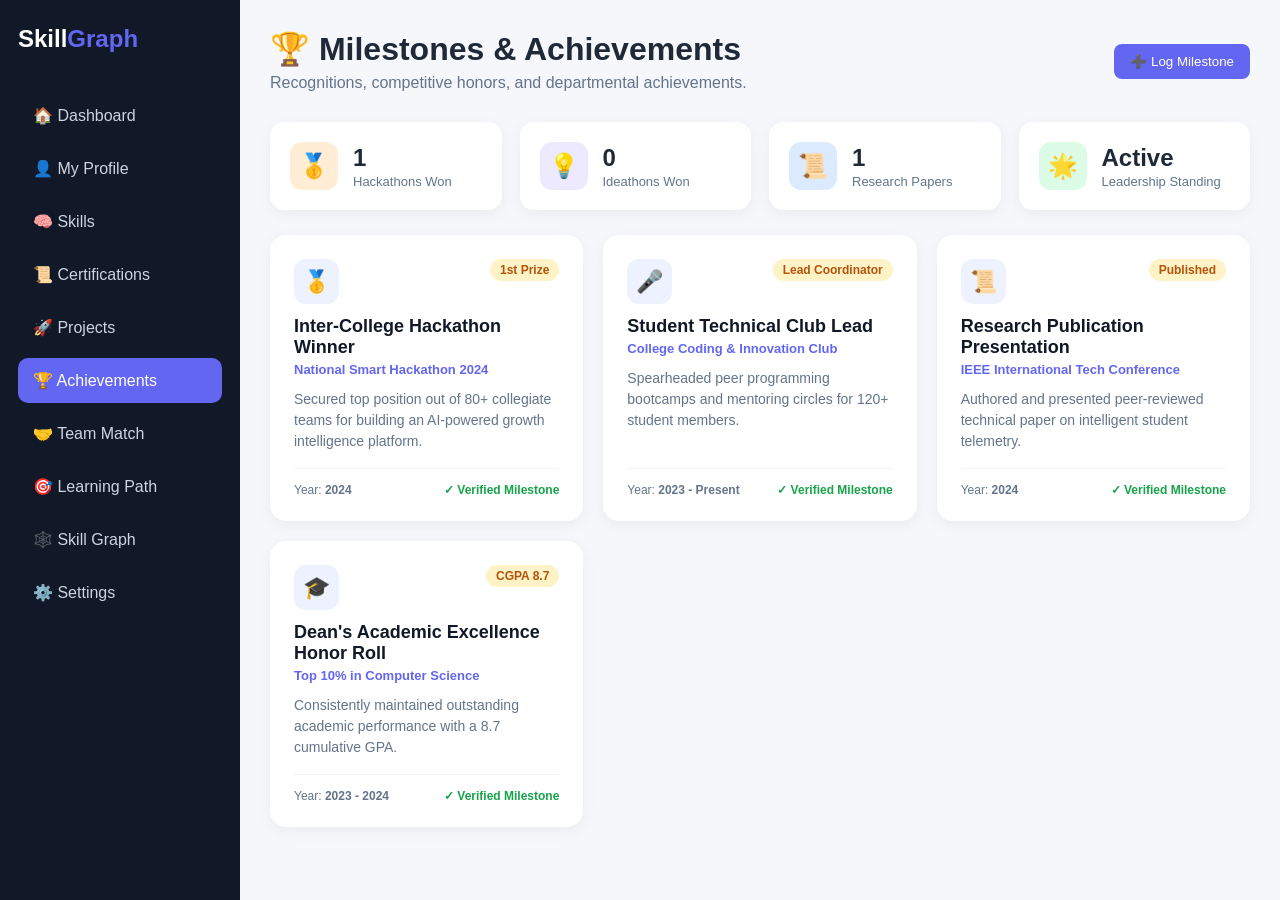
<file: achievements.html>
<!DOCTYPE html>
<html lang="en">

<head>
    <meta charset="UTF-8">
    <meta name="viewport" content="width=device-width, initial-scale=1.0">
    <title>SkillGraph - Achievements</title>
    <link rel="stylesheet" href="style.css">
    <style>
        .stats-ribbon {
            display: grid;
            grid-template-columns: repeat(4, 1fr);
            gap: 18px;
            margin-bottom: 25px;
        }

        .stat-box {
            background: white;
            padding: 20px;
            border-radius: 14px;
            box-shadow: 0 4px 15px rgba(0, 0, 0, 0.05);
            display: flex;
            align-items: center;
            gap: 15px;
        }

        .stat-icon {
            width: 48px;
            height: 48px;
            border-radius: 12px;
            display: flex;
            align-items: center;
            justify-content: center;
            font-size: 24px;
        }

        .stat-icon.orange { background: #ffedd5; color: #c2410c; }
        .stat-icon.purple { background: #ede9fe; color: #7c3aed; }
        .stat-icon.blue   { background: #dbeafe; color: #1d4ed8; }
        .stat-icon.green  { background: #dcfce7; color: #15803d; }

        .stat-info h3 {
            font-size: 24px;
            font-weight: 700;
            margin-bottom: 2px;
        }

        .stat-info p {
            color: #64748b;
            font-size: 13px;
        }

        .achievement-card {
            background: white;
            border-radius: 16px;
            padding: 24px;
            box-shadow: 0 4px 15px rgba(0, 0, 0, 0.05);
            display: flex;
            flex-direction: column;
            justify-content: space-between;
            transition: transform 0.25s, box-shadow 0.25s;
            position: relative;
        }

        .achievement-card:hover {
            transform: translateY(-4px);
            box-shadow: 0 10px 25px rgba(99, 102, 241, 0.12);
        }

        .achievement-header {
            display: flex;
            align-items: flex-start;
            justify-content: space-between;
            margin-bottom: 12px;
        }

        .trophy-badge {
            background: #fef3c7;
            color: #b45309;
            font-size: 12px;
            font-weight: 700;
            padding: 4px 10px;
            border-radius: 20px;
            display: inline-flex;
            align-items: center;
            gap: 4px;
        }

        .achievement-card h2 {
            font-size: 18px;
            color: #111827;
            margin-bottom: 4px;
        }

        .achievement-card .sub {
            color: #6366f1;
            font-size: 13px;
            font-weight: 600;
            margin-bottom: 12px;
        }

        .achievement-card .desc {
            color: #64748b;
            font-size: 14px;
            line-height: 1.5;
            margin-bottom: 16px;
        }

        .achievement-footer {
            display: flex;
            align-items: center;
            justify-content: space-between;
            border-top: 1px solid #f1f5f9;
            padding-top: 14px;
            font-size: 12px;
            color: #64748b;
        }
    </style>
</head>

<body>

    <div class="sidebar">
        <div class="logo">Skill<span>Graph</span></div>
        <ul class="menu">
            <li onclick="goTo('index.html')">🏠 Dashboard</li>
            <li onclick="goTo('profile.html')">👤 My Profile</li>
            <li onclick="goTo('skills.html')">🧠 Skills</li>
            <li onclick="goTo('certifications.html')">📜 Certifications</li>
            <li onclick="goTo('projects.html')">🚀 Projects</li>
            <li class="active">🏆 Achievements</li>
            <li onclick="goTo('team.html')">🤝 Team Match</li>
            <li onclick="goTo('learning.html')">🎯 Learning Path</li>
            <li onclick="goTo('graph.html')">🕸️ Skill Graph</li>
            <li onclick="goTo('settings.html')">⚙️ Settings</li>
        </ul>
    </div>

    <div class="main">

        <div class="topbar">
            <div>
                <h1>🏆 Milestones & Achievements</h1>
                <p>Recognitions, competitive honors, and departmental achievements.</p>
            </div>
            <button onclick="logAchievementPrompt()">
                <span>➕</span> Log Milestone
            </button>
        </div>

        <!-- Telemetry Ribbon -->
        <div class="stats-ribbon">
            <div class="stat-box">
                <div class="stat-icon orange">🥇</div>
                <div class="stat-info">
                    <h3 id="statHackWon">—</h3>
                    <p>Hackathons Won</p>
                </div>
            </div>
            <div class="stat-box">
                <div class="stat-icon purple">💡</div>
                <div class="stat-info">
                    <h3 id="statIdeaWon">—</h3>
                    <p>Ideathons Won</p>
                </div>
            </div>
            <div class="stat-box">
                <div class="stat-icon blue">📜</div>
                <div class="stat-info">
                    <h3 id="statPapers">—</h3>
                    <p>Research Papers</p>
                </div>
            </div>
            <div class="stat-box">
                <div class="stat-icon green">🌟</div>
                <div class="stat-info">
                    <h3 id="statLeadership">Active</h3>
                    <p>Leadership Standing</p>
                </div>
            </div>
        </div>

        <!-- Achievements Grid -->
        <div class="item-grid" id="achievementsGrid">
            <div class="item-card">
                <div class="item-icon">⏳</div>
                <h2>Loading Achievements…</h2>
                <p>Retrieving milestones and awards…</p>
            </div>
        </div>

    </div>

    <script src="script.js"></script>
    <script>
        const API = 'http://localhost:8000';
        const MY_ID = 'STU001';
        let allAchievementsList = [];

        async function loadAchievements() {
            try {
                const res = await fetch(`${API}/api/student/${MY_ID}/portfolio`);
                if (!res.ok) throw new Error();
                const data = await res.json();
                renderAchievements(data);
            } catch (err) {
                // Graceful fallback
                renderAchievements({
                    achievements: [
                        {
                            title: "Inter-College Hackathon Winner",
                            subtitle: "National Smart Hackathon 2024",
                            icon: "🥇",
                            badge: "1st Prize",
                            year: "2024",
                            desc: "Secured top position out of 80+ collegiate teams for building an AI-powered growth intelligence platform."
                        },
                        {
                            title: "Student Technical Club Lead",
                            subtitle: "College Coding & Innovation Club",
                            icon: "🎤",
                            badge: "Lead Coordinator",
                            year: "2023 - Present",
                            desc: "Spearheaded peer programming bootcamps and mentoring circles for 120+ student members."
                        },
                        {
                            title: "Research Publication Presentation",
                            subtitle: "IEEE International Tech Conference",
                            icon: "📜",
                            badge: "Published",
                            year: "2024",
                            desc: "Authored and presented peer-reviewed technical paper on intelligent student telemetry."
                        },
                        {
                            title: "Dean's Academic Excellence Honor Roll",
                            subtitle: "Top 10% in Computer Science",
                            icon: "🎓",
                            badge: "CGPA 8.7",
                            year: "2023 - 2024",
                            desc: "Consistently maintained outstanding academic performance with a 8.7 cumulative GPA."
                        }
                    ],
                    metrics: {
                        hackathons_won: 1,
                        paper_presentations: 1
                    }
                });
            }
        }

        function renderAchievements(data) {
            allAchievementsList = data.achievements || [];
            const metrics = data.metrics || {};

            document.getElementById('statHackWon').textContent = metrics.hackathons_won ?? 1;
            document.getElementById('statIdeaWon').textContent = metrics.ideathons_won ?? 0;
            document.getElementById('statPapers').textContent = metrics.paper_presentations ?? 1;

            const grid = document.getElementById('achievementsGrid');
            if (allAchievementsList.length === 0) {
                grid.innerHTML = `
                    <div class="item-card" style="grid-column: 1 / -1; text-align: center; padding: 40px;">
                        <div style="font-size: 40px; margin-bottom: 12px;">🏆</div>
                        <h2>No achievements recorded yet</h2>
                        <p>Participate in hackathons, publish papers, or take on leadership roles.</p>
                    </div>
                `;
                return;
            }

            grid.innerHTML = allAchievementsList.map(a => `
                <div class="achievement-card">
                    <div>
                        <div class="achievement-header">
                            <div class="item-icon">${a.icon || '🏆'}</div>
                            <span class="trophy-badge">${a.badge || 'Honor'}</span>
                        </div>
                        <h2>${a.title}</h2>
                        <div class="sub">${a.subtitle || ''}</div>
                        <p class="desc">${a.desc}</p>
                    </div>
                    <div class="achievement-footer">
                        <span>Year: <strong>${a.year || '2024'}</strong></span>
                        <span style="color:#16a34a; font-weight:600;">✓ Verified Milestone</span>
                    </div>
                </div>
            `).join('');
        }

        function logAchievementPrompt() {
            const title = prompt("Enter Achievement Title:", "Zonal Coding Competition Finalist");
            if (!title) return;
            const sub = prompt("Enter Event / Organization:", "State Tech Fest 2024");
            const newAch = {
                title: title,
                subtitle: sub || "Collegiate Event",
                icon: "🏅",
                badge: "Special Mention",
                year: "2024",
                desc: "Demonstrated exemplary problem-solving skills and technical performance."
            };
            allAchievementsList.unshift(newAch);
            renderAchievements({ achievements: allAchievementsList });
        }

        loadAchievements();
    </script>

</body>

</html>
</file>
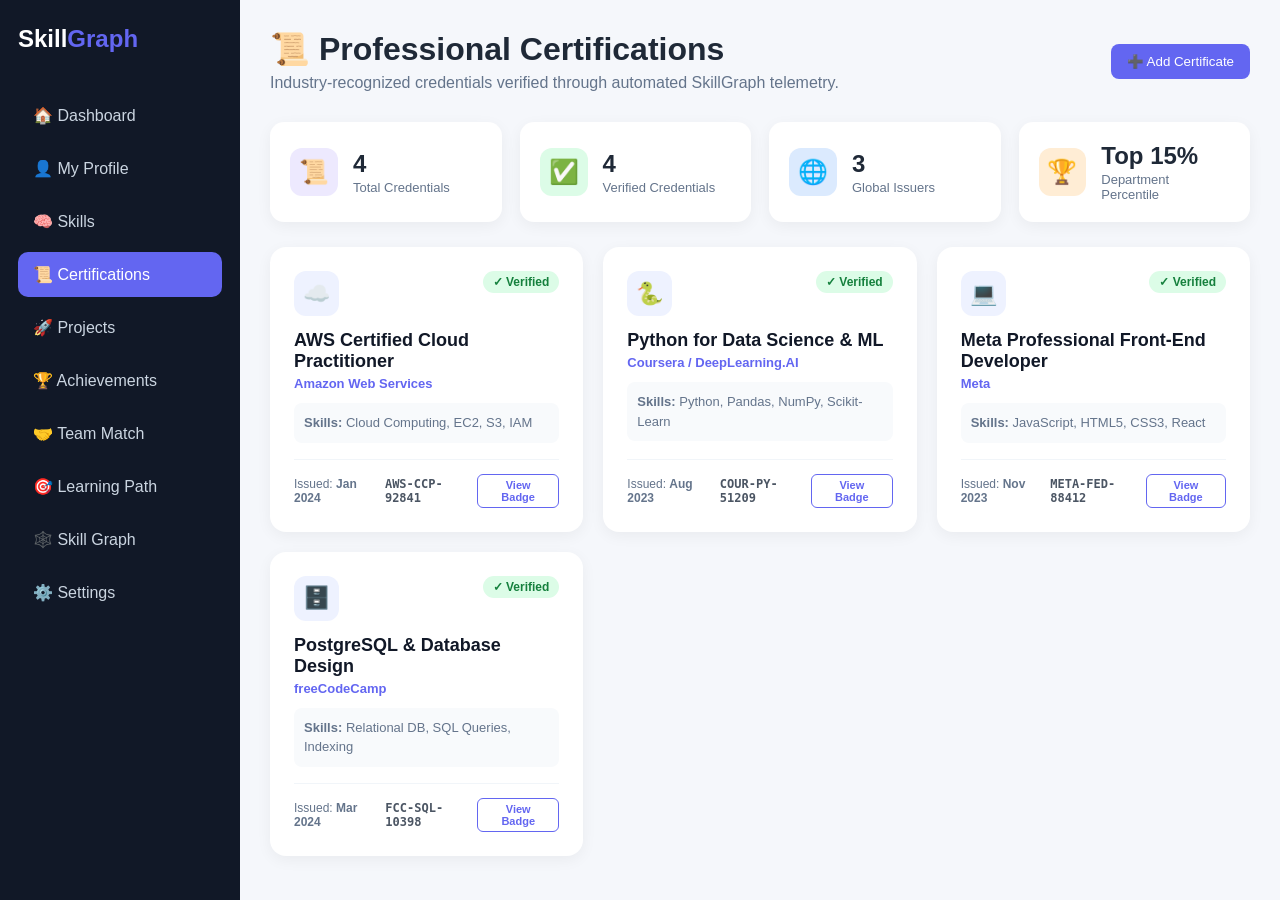
<file: certifications.html>
<!DOCTYPE html>
<html lang="en">

<head>
    <meta charset="UTF-8">
    <meta name="viewport" content="width=device-width, initial-scale=1.0">
    <title>SkillGraph - Certifications</title>
    <link rel="stylesheet" href="style.css">
    <style>
        .stats-ribbon {
            display: grid;
            grid-template-columns: repeat(4, 1fr);
            gap: 18px;
            margin-bottom: 25px;
        }

        .stat-box {
            background: white;
            padding: 20px;
            border-radius: 14px;
            box-shadow: 0 4px 15px rgba(0, 0, 0, 0.05);
            display: flex;
            align-items: center;
            gap: 15px;
        }

        .stat-icon {
            width: 48px;
            height: 48px;
            border-radius: 12px;
            display: flex;
            align-items: center;
            justify-content: center;
            font-size: 24px;
        }

        .stat-icon.purple { background: #ede9fe; color: #7c3aed; }
        .stat-icon.blue   { background: #dbeafe; color: #1d4ed8; }
        .stat-icon.green  { background: #dcfce7; color: #15803d; }
        .stat-icon.orange { background: #ffedd5; color: #c2410c; }

        .stat-info h3 {
            font-size: 24px;
            font-weight: 700;
            margin-bottom: 2px;
        }

        .stat-info p {
            color: #64748b;
            font-size: 13px;
        }

        .cert-card {
            background: white;
            border-radius: 16px;
            padding: 24px;
            box-shadow: 0 4px 15px rgba(0, 0, 0, 0.05);
            display: flex;
            flex-direction: column;
            justify-content: space-between;
            transition: transform 0.25s, box-shadow 0.25s;
            position: relative;
        }

        .cert-card:hover {
            transform: translateY(-4px);
            box-shadow: 0 10px 25px rgba(99, 102, 241, 0.12);
        }

        .cert-header {
            display: flex;
            align-items: flex-start;
            justify-content: space-between;
            margin-bottom: 14px;
        }

        .verified-badge {
            background: #dcfce7;
            color: #15803d;
            font-size: 12px;
            font-weight: 700;
            padding: 4px 10px;
            border-radius: 20px;
            display: inline-flex;
            align-items: center;
            gap: 4px;
        }

        .cert-card h2 {
            font-size: 18px;
            color: #111827;
            margin-bottom: 4px;
        }

        .issuer {
            color: #6366f1;
            font-weight: 600;
            font-size: 13px;
            margin-bottom: 12px;
        }

        .skills-tagline {
            color: #64748b;
            font-size: 13px;
            line-height: 1.5;
            margin-bottom: 16px;
            background: #f8fafc;
            padding: 10px;
            border-radius: 8px;
        }

        .cert-footer {
            display: flex;
            align-items: center;
            justify-content: space-between;
            border-top: 1px solid #f1f5f9;
            padding-top: 14px;
            font-size: 12px;
            color: #64748b;
        }

        .cred-id {
            font-family: monospace;
            font-weight: 600;
            color: #4b5563;
        }

        .verify-btn {
            background: none;
            border: 1px solid #6366f1;
            color: #6366f1;
            padding: 4px 10px;
            border-radius: 6px;
            font-size: 11px;
            font-weight: 600;
            cursor: pointer;
        }

        .verify-btn:hover {
            background: #6366f1;
            color: white;
            transform: none;
        }
    </style>
</head>

<body>

    <div class="sidebar">
        <div class="logo">Skill<span>Graph</span></div>
        <ul class="menu">
            <li onclick="goTo('index.html')">🏠 Dashboard</li>
            <li onclick="goTo('profile.html')">👤 My Profile</li>
            <li onclick="goTo('skills.html')">🧠 Skills</li>
            <li class="active">📜 Certifications</li>
            <li onclick="goTo('projects.html')">🚀 Projects</li>
            <li onclick="goTo('achievements.html')">🏆 Achievements</li>
            <li onclick="goTo('team.html')">🤝 Team Match</li>
            <li onclick="goTo('learning.html')">🎯 Learning Path</li>
            <li onclick="goTo('graph.html')">🕸️ Skill Graph</li>
            <li onclick="goTo('settings.html')">⚙️ Settings</li>
        </ul>
    </div>

    <div class="main">

        <div class="topbar">
            <div>
                <h1>📜 Professional Certifications</h1>
                <p>Industry-recognized credentials verified through automated SkillGraph telemetry.</p>
            </div>
            <button onclick="addCertificationPrompt()">
                <span>➕</span> Add Certificate
            </button>
        </div>

        <!-- Telemetry Ribbon -->
        <div class="stats-ribbon">
            <div class="stat-box">
                <div class="stat-icon purple">📜</div>
                <div class="stat-info">
                    <h3 id="statTotalCerts">—</h3>
                    <p>Total Credentials</p>
                </div>
            </div>
            <div class="stat-box">
                <div class="stat-icon green">✅</div>
                <div class="stat-info">
                    <h3 id="statVerifiedCerts">—</h3>
                    <p>Verified Credentials</p>
                </div>
            </div>
            <div class="stat-box">
                <div class="stat-icon blue">🌐</div>
                <div class="stat-info">
                    <h3>3</h3>
                    <p>Global Issuers</p>
                </div>
            </div>
            <div class="stat-box">
                <div class="stat-icon orange">🏆</div>
                <div class="stat-info">
                    <h3>Top 15%</h3>
                    <p>Department Percentile</p>
                </div>
            </div>
        </div>

        <!-- Certifications Grid -->
        <div class="item-grid" id="certsGrid">
            <div class="item-card">
                <div class="item-icon">⏳</div>
                <h2>Loading Credentials…</h2>
                <p>Fetching verified certifications from backend…</p>
            </div>
        </div>

    </div>

    <script src="script.js"></script>
    <script>
        const API = 'http://localhost:8000';
        const MY_ID = 'STU001';
        let allCertsList = [];

        async function loadCertifications() {
            try {
                const res = await fetch(`${API}/api/student/${MY_ID}/portfolio`);
                if (!res.ok) throw new Error();
                const data = await res.json();
                renderCertifications(data);
            } catch (err) {
                // Graceful fallback
                renderCertifications({
                    certifications: [
                        {
                            title: "AWS Certified Cloud Practitioner",
                            issuer: "Amazon Web Services",
                            icon: "☁️",
                            date: "Jan 2024",
                            cred_id: "AWS-CCP-92841",
                            status: "Verified",
                            skills: "Cloud Computing, EC2, S3, IAM"
                        },
                        {
                            title: "Python for Data Science & ML",
                            issuer: "Coursera / DeepLearning.AI",
                            icon: "🐍",
                            date: "Aug 2023",
                            cred_id: "COUR-PY-51209",
                            status: "Verified",
                            skills: "Python, Pandas, NumPy, Scikit-Learn"
                        },
                        {
                            title: "Meta Professional Front-End Developer",
                            issuer: "Meta",
                            icon: "💻",
                            date: "Nov 2023",
                            cred_id: "META-FED-88412",
                            status: "Verified",
                            skills: "JavaScript, HTML5, CSS3, React"
                        },
                        {
                            title: "PostgreSQL & Database Design",
                            issuer: "freeCodeCamp",
                            icon: "🗄️",
                            date: "Mar 2024",
                            cred_id: "FCC-SQL-10398",
                            status: "Verified",
                            skills: "Relational DB, SQL Queries, Indexing"
                        }
                    ],
                    metrics: {
                        total_certifications: 4
                    }
                });
            }
        }

        function renderCertifications(data) {
            allCertsList = data.certifications || [];
            const count = data.metrics?.total_certifications || allCertsList.length;

            document.getElementById('statTotalCerts').textContent = count;
            document.getElementById('statVerifiedCerts').textContent = allCertsList.length;

            const grid = document.getElementById('certsGrid');
            if (allCertsList.length === 0) {
                grid.innerHTML = `
                    <div class="item-card" style="grid-column: 1 / -1; text-align: center; padding: 40px;">
                        <div style="font-size: 40px; margin-bottom: 12px;">📜</div>
                        <h2>No certifications recorded yet</h2>
                        <p>Add industry certifications to strengthen your profile.</p>
                    </div>
                `;
                return;
            }

            grid.innerHTML = allCertsList.map(c => `
                <div class="cert-card">
                    <div>
                        <div class="cert-header">
                            <div class="item-icon">${c.icon || '📜'}</div>
                            <span class="verified-badge">✓ ${c.status || 'Verified'}</span>
                        </div>
                        <h2>${c.title}</h2>
                        <div class="issuer">${c.issuer}</div>
                        <div class="skills-tagline">
                            <strong>Skills:</strong> ${c.skills || 'Core Competencies'}
                        </div>
                    </div>
                    <div class="cert-footer">
                        <span>Issued: <strong>${c.date}</strong></span>
                        <span class="cred-id">${c.cred_id || 'VERIFIED'}</span>
                        <button class="verify-btn" onclick="alert('Credential verified via SkillGraph ledger!')">View Badge</button>
                    </div>
                </div>
            `).join('');
        }

        function addCertificationPrompt() {
            const title = prompt("Enter Certification Name:", "Google Cloud Associate Engineer");
            if (!title) return;
            const issuer = prompt("Enter Issuing Organization:", "Google Cloud");
            const newCert = {
                title: title,
                issuer: issuer || "Industry Accredited",
                icon: "🏅",
                date: "Recent",
                cred_id: `VER-${Math.floor(10000 + Math.random() * 90000)}`,
                status: "Pending Verification",
                skills: "Cloud Architecture, Engineering"
            };
            allCertsList.push(newCert);
            renderCertifications({ certifications: allCertsList });
        }

        loadCertifications();
    </script>

</body>

</html>
</file>
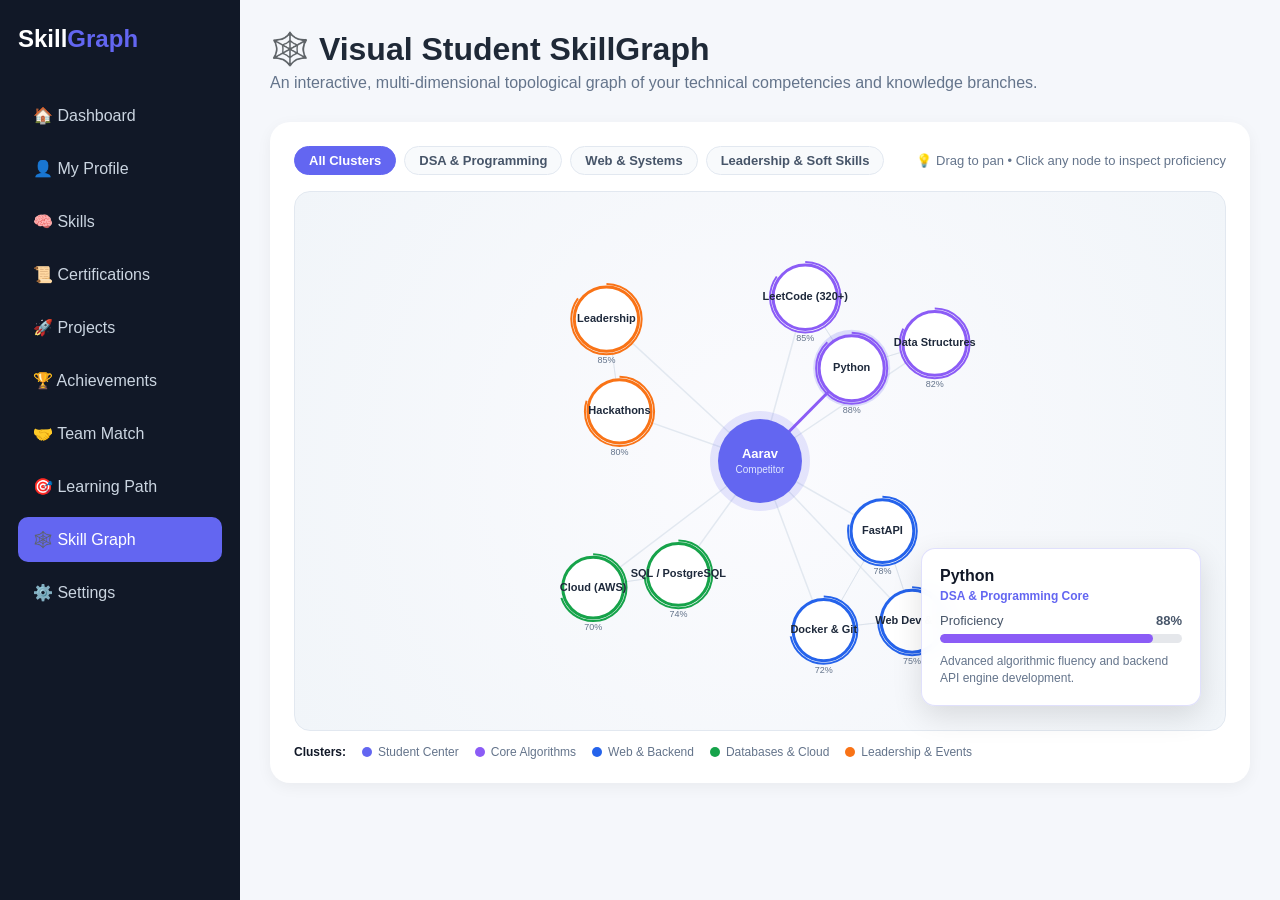
<file: graph.html>
<!DOCTYPE html>
<html lang="en">

<head>
    <meta charset="UTF-8">
    <meta name="viewport" content="width=device-width, initial-scale=1.0">
    <title>SkillGraph - Interactive Skill Graph</title>
    <link rel="stylesheet" href="style.css">
    <style>
        .graph-wrapper {
            background: white;
            border-radius: 20px;
            box-shadow: 0 4px 15px rgba(0, 0, 0, 0.05);
            padding: 24px;
            position: relative;
            overflow: hidden;
        }

        .graph-toolbar {
            display: flex;
            align-items: center;
            justify-content: space-between;
            margin-bottom: 16px;
            flex-wrap: wrap;
            gap: 12px;
        }

        .domain-filter {
            display: flex;
            gap: 8px;
        }

        .domain-btn {
            background: #f8fafc;
            border: 1px solid #e2e8f0;
            padding: 6px 14px;
            border-radius: 20px;
            font-size: 13px;
            font-weight: 600;
            color: #475569;
            cursor: pointer;
            transition: all 0.2s;
        }

        .domain-btn:hover,
        .domain-btn.active {
            background: #6366f1;
            color: white;
            border-color: #6366f1;
        }

        .canvas-container {
            width: 100%;
            height: 540px;
            background: radial-gradient(circle at center, #fbfbfe 0%, #f1f5f9 100%);
            border-radius: 16px;
            position: relative;
            border: 1px solid #e2e8f0;
        }

        canvas {
            width: 100%;
            height: 100%;
            display: block;
            border-radius: 16px;
            cursor: grab;
        }

        canvas:active {
            cursor: grabbing;
        }

        .node-inspector {
            position: absolute;
            bottom: 24px;
            right: 24px;
            width: 280px;
            background: rgba(255, 255, 255, 0.95);
            backdrop-filter: blur(10px);
            border-radius: 14px;
            padding: 18px;
            box-shadow: 0 10px 30px rgba(0, 0, 0, 0.12);
            border: 1px solid rgba(99, 102, 241, 0.2);
            transition: all 0.3s;
        }

        .node-inspector h3 {
            font-size: 16px;
            color: #111827;
            margin-bottom: 4px;
            display: flex;
            align-items: center;
            justify-content: space-between;
        }

        .node-inspector .category {
            font-size: 12px;
            color: #6366f1;
            font-weight: 600;
            margin-bottom: 10px;
            display: block;
        }

        .node-inspector .score-row {
            display: flex;
            justify-content: space-between;
            font-size: 13px;
            margin-bottom: 6px;
            color: #475569;
        }

        .node-inspector .progress {
            margin-top: 4px;
            margin-bottom: 10px;
        }

        .graph-legend {
            display: flex;
            gap: 16px;
            font-size: 12px;
            color: #64748b;
            margin-top: 14px;
            align-items: center;
        }

        .legend-item {
            display: flex;
            align-items: center;
            gap: 6px;
        }

        .legend-dot {
            width: 10px;
            height: 10px;
            border-radius: 50%;
        }
    </style>
</head>

<body>

    <div class="sidebar">
        <div class="logo">Skill<span>Graph</span></div>
        <ul class="menu">
            <li onclick="goTo('index.html')">🏠 Dashboard</li>
            <li onclick="goTo('profile.html')">👤 My Profile</li>
            <li onclick="goTo('skills.html')">🧠 Skills</li>
            <li onclick="goTo('certifications.html')">📜 Certifications</li>
            <li onclick="goTo('projects.html')">🚀 Projects</li>
            <li onclick="goTo('achievements.html')">🏆 Achievements</li>
            <li onclick="goTo('team.html')">🤝 Team Match</li>
            <li onclick="goTo('learning.html')">🎯 Learning Path</li>
            <li class="active">🕸️ Skill Graph</li>
            <li onclick="goTo('settings.html')">⚙️ Settings</li>
        </ul>
    </div>

    <div class="main">

        <div class="page-header">
            <h1>🕸️ Visual Student SkillGraph</h1>
            <p>An interactive, multi-dimensional topological graph of your technical competencies and knowledge branches.</p>
        </div>

        <div class="graph-wrapper">
            <div class="graph-toolbar">
                <div class="domain-filter">
                    <button class="domain-btn active" onclick="filterGraph('all', this)">All Clusters</button>
                    <button class="domain-btn" onclick="filterGraph('core', this)">DSA & Programming</button>
                    <button class="domain-btn" onclick="filterGraph('web', this)">Web & Systems</button>
                    <button class="domain-btn" onclick="filterGraph('soft', this)">Leadership & Soft Skills</button>
                </div>
                <div style="font-size:13px; color:#64748b;">
                    💡 Drag to pan • Click any node to inspect proficiency
                </div>
            </div>

            <div class="canvas-container" id="canvasContainer">
                <canvas id="skillCanvas"></canvas>

                <!-- Floating Node Details Card -->
                <div class="node-inspector" id="nodeInspector">
                    <h3 id="inspectNodeName">Python</h3>
                    <span class="category" id="inspectNodeCategory">Programming Core</span>
                    <div class="score-row">
                        <span>Proficiency</span>
                        <strong id="inspectNodeScore">88%</strong>
                    </div>
                    <div class="progress">
                        <div class="bar" id="inspectProgressBar" style="width: 88%; background:#6366f1;"></div>
                    </div>
                    <p id="inspectNodeDesc" style="font-size:12px; color:#64748b; line-height:1.4;">
                        Primary language used for algorithms, backend APIs, and problem solving.
                    </p>
                </div>
            </div>

            <div class="graph-legend">
                <span style="font-weight:600; color:#111827;">Clusters:</span>
                <div class="legend-item"><div class="legend-dot" style="background:#6366f1;"></div> Student Center</div>
                <div class="legend-item"><div class="legend-dot" style="background:#8b5cf6;"></div> Core Algorithms</div>
                <div class="legend-item"><div class="legend-dot" style="background:#2563eb;"></div> Web & Backend</div>
                <div class="legend-item"><div class="legend-dot" style="background:#16a34a;"></div> Databases & Cloud</div>
                <div class="legend-item"><div class="legend-dot" style="background:#f97316;"></div> Leadership & Events</div>
            </div>
        </div>

    </div>

    <script src="script.js"></script>
    <script>
        const API = 'http://localhost:8000';
        const MY_ID = 'STU001';

        const canvas = document.getElementById('skillCanvas');
        const ctx = canvas.getContext('2d');
        let width, height;

        function resize() {
            width = canvas.parentElement.clientWidth;
            height = canvas.parentElement.clientHeight;
            canvas.width = width * window.devicePixelRatio;
            canvas.height = height * window.devicePixelRatio;
            ctx.scale(window.devicePixelRatio, window.devicePixelRatio);
        }
        window.addEventListener('resize', resize);

        // Nodes dataset
        let centerNode = { id: 'center', label: 'Aarav Mehta', role: 'Competitor', x: 0, y: 0, r: 42, color: '#6366f1' };
        
        let nodes = [
            // Core Algorithms Cluster
            { id: 'n1', cluster: 'core', label: 'Python', score: 88, desc: 'Advanced algorithmic fluency and backend API engine development.', color: '#8b5cf6', dist: 130, angle: -0.8 },
            { id: 'n2', cluster: 'core', label: 'Data Structures', score: 82, desc: 'Trees, Graphs, DP, Heaps, and HashMaps problem solving.', color: '#8b5cf6', dist: 210, angle: -0.6 },
            { id: 'n3', cluster: 'core', label: 'LeetCode (320+)', score: 85, desc: 'Consistent competitive programming velocity and ranking.', color: '#8b5cf6', dist: 170, angle: -1.3 },

            // Web & Systems Cluster
            { id: 'n4', cluster: 'web', label: 'FastAPI', score: 78, desc: 'High-performance asynchronous Python REST APIs and OpenAPI docs.', color: '#2563eb', dist: 140, angle: 0.5 },
            { id: 'n5', cluster: 'web', label: 'Web Dev & JS', score: 75, desc: 'Responsive user interfaces, DOM scripting, and modern layouts.', color: '#2563eb', dist: 220, angle: 0.8 },
            { id: 'n6', cluster: 'web', label: 'Docker & Git', score: 72, desc: 'Version control workflows and containerized deployments.', color: '#2563eb', dist: 180, angle: 1.2 },

            // Data & Cloud Cluster
            { id: 'n7', cluster: 'web', label: 'SQL / PostgreSQL', score: 74, desc: 'Relational data modeling, indexing, joins, and aggregations.', color: '#16a34a', dist: 140, angle: 2.2 },
            { id: 'n8', cluster: 'web', label: 'Cloud (AWS)', score: 70, desc: 'Cloud practitioner fundamentals: S3, EC2, IAM, and Lambda.', color: '#16a34a', dist: 210, angle: 2.5 },

            // Soft Skills & Events Cluster
            { id: 'n9', cluster: 'soft', label: 'Hackathons', score: 80, desc: 'Rapid product prototyping, 24-hr sprints, and winning pitches.', color: '#f97316', dist: 150, angle: 3.5 },
            { id: 'n10', cluster: 'soft', label: 'Leadership', score: 85, desc: 'Coding club coordination and cross-functional team direction.', color: '#f97316', dist: 210, angle: 3.9 }
        ];

        let selectedNode = nodes[0];
        let activeCluster = 'all';

        async function initData() {
            try {
                const res = await fetch(`${API}/api/student/${MY_ID}`);
                if (res.ok) {
                    const data = await res.json();
                    centerNode.label = data.profile.name;
                    centerNode.role = data.persona;
                }
            } catch (e) {
                // Keep default
            }
            resize();
            updateNodePositions();
            requestAnimationFrame(renderLoop);
        }

        function updateNodePositions() {
            const cx = width / 2;
            const cy = height / 2;
            centerNode.x = cx;
            centerNode.y = cy;

            nodes.forEach(n => {
                n.x = cx + Math.cos(n.angle) * n.dist;
                n.y = cy + Math.sin(n.angle) * n.dist;
                n.r = 22 + (n.score / 100) * 12;
            });
        }

        let animTime = 0;
        function renderLoop() {
            animTime += 0.02;
            ctx.clearRect(0, 0, width, height);

            const cx = width / 2;
            const cy = height / 2;

            // Draw connection lines from center
            nodes.forEach(n => {
                if (activeCluster !== 'all' && n.cluster !== activeCluster) return;

                // Subtle organic pulse
                const pulse = Math.sin(animTime + n.angle) * 3;
                const targetX = n.x + (Math.cos(animTime + n.angle) * pulse);
                const targetY = n.y + (Math.sin(animTime + n.angle) * pulse);

                ctx.beginPath();
                ctx.moveTo(cx, cy);
                ctx.lineTo(targetX, targetY);
                ctx.strokeStyle = n === selectedNode ? n.color : '#e2e8f0';
                ctx.lineWidth = n === selectedNode ? 3 : 1.5;
                ctx.stroke();

                // Draw secondary mesh lines between nearby cluster neighbors
                nodes.forEach(neighbor => {
                    if (neighbor !== n && neighbor.cluster === n.cluster) {
                        const dist = Math.hypot(neighbor.x - n.x, neighbor.y - n.y);
                        if (dist < 120) {
                            ctx.beginPath();
                            ctx.moveTo(n.x, n.y);
                            ctx.lineTo(neighbor.x, neighbor.y);
                            ctx.strokeStyle = 'rgba(203, 213, 225, 0.4)';
                            ctx.lineWidth = 1;
                            ctx.stroke();
                        }
                    }
                });
            });

            // Draw outer nodes
            nodes.forEach(n => {
                if (activeCluster !== 'all' && n.cluster !== activeCluster) return;

                const pulse = Math.sin(animTime + n.angle) * 3;
                const nx = n.x + (Math.cos(animTime + n.angle) * pulse);
                const ny = n.y + (Math.sin(animTime + n.angle) * pulse);

                // Glow ring if selected
                if (n === selectedNode) {
                    ctx.beginPath();
                    ctx.arc(nx, ny, n.r + 6, 0, Math.PI * 2);
                    ctx.fillStyle = 'rgba(99, 102, 241, 0.2)';
                    ctx.fill();
                }

                // Node circle
                ctx.beginPath();
                ctx.arc(nx, ny, n.r, 0, Math.PI * 2);
                ctx.fillStyle = 'white';
                ctx.fill();
                ctx.lineWidth = 3;
                ctx.strokeStyle = n.color;
                ctx.stroke();

                // Score ring arc
                ctx.beginPath();
                ctx.arc(nx, ny, n.r + 3, -Math.PI / 2, (-Math.PI / 2) + (Math.PI * 2 * (n.score / 100)));
                ctx.strokeStyle = n.color;
                ctx.lineWidth = 2;
                ctx.stroke();

                // Text
                ctx.fillStyle = '#1e293b';
                ctx.font = 'bold 11px Arial';
                ctx.textAlign = 'center';
                ctx.fillText(n.label, nx, ny + 3);

                // Small score
                ctx.fillStyle = '#64748b';
                ctx.font = '9px Arial';
                ctx.fillText(`${n.score}%`, nx, ny + n.r + 12);
            });

            // Draw Center Node
            ctx.beginPath();
            ctx.arc(cx, cy, centerNode.r + 8, 0, Math.PI * 2);
            ctx.fillStyle = 'rgba(99, 102, 241, 0.15)';
            ctx.fill();

            ctx.beginPath();
            ctx.arc(cx, cy, centerNode.r, 0, Math.PI * 2);
            ctx.fillStyle = centerNode.color;
            ctx.fill();

            ctx.fillStyle = 'white';
            ctx.font = 'bold 13px Arial';
            ctx.textAlign = 'center';
            ctx.fillText(centerNode.label.split(' ')[0], cx, cy - 3);

            ctx.font = '10px Arial';
            ctx.fillStyle = '#e0e7ff';
            ctx.fillText(centerNode.role, cx, cy + 12);

            requestAnimationFrame(renderLoop);
        }

        // Click to select node
        canvas.addEventListener('click', (e) => {
            const rect = canvas.getBoundingClientRect();
            const mouseX = e.clientX - rect.left;
            const mouseY = e.clientY - rect.top;

            for (let n of nodes) {
                if (activeCluster !== 'all' && n.cluster !== activeCluster) continue;
                const d = Math.hypot(n.x - mouseX, n.y - mouseY);
                if (d < n.r + 8) {
                    selectedNode = n;
                    inspectNode(n);
                    break;
                }
            }
        });

        function inspectNode(n) {
            document.getElementById('inspectNodeName').textContent = n.label;
            const catMap = { core: 'DSA & Programming Core', web: 'Web & Systems Architecture', soft: 'Leadership & Collaborative Skills' };
            document.getElementById('inspectNodeCategory').textContent = catMap[n.cluster] || 'Skill';
            document.getElementById('inspectNodeScore').textContent = `${n.score}%`;
            document.getElementById('inspectProgressBar').style.width = `${n.score}%`;
            document.getElementById('inspectProgressBar').style.background = n.color;
            document.getElementById('inspectNodeDesc').textContent = n.desc;
        }

        function filterGraph(cluster, btn) {
            activeCluster = cluster;
            document.querySelectorAll('.domain-btn').forEach(b => b.classList.remove('active'));
            btn.classList.add('active');
        }

        initData();
        inspectNode(selectedNode);
    </script>

</body>

</html>
</file>
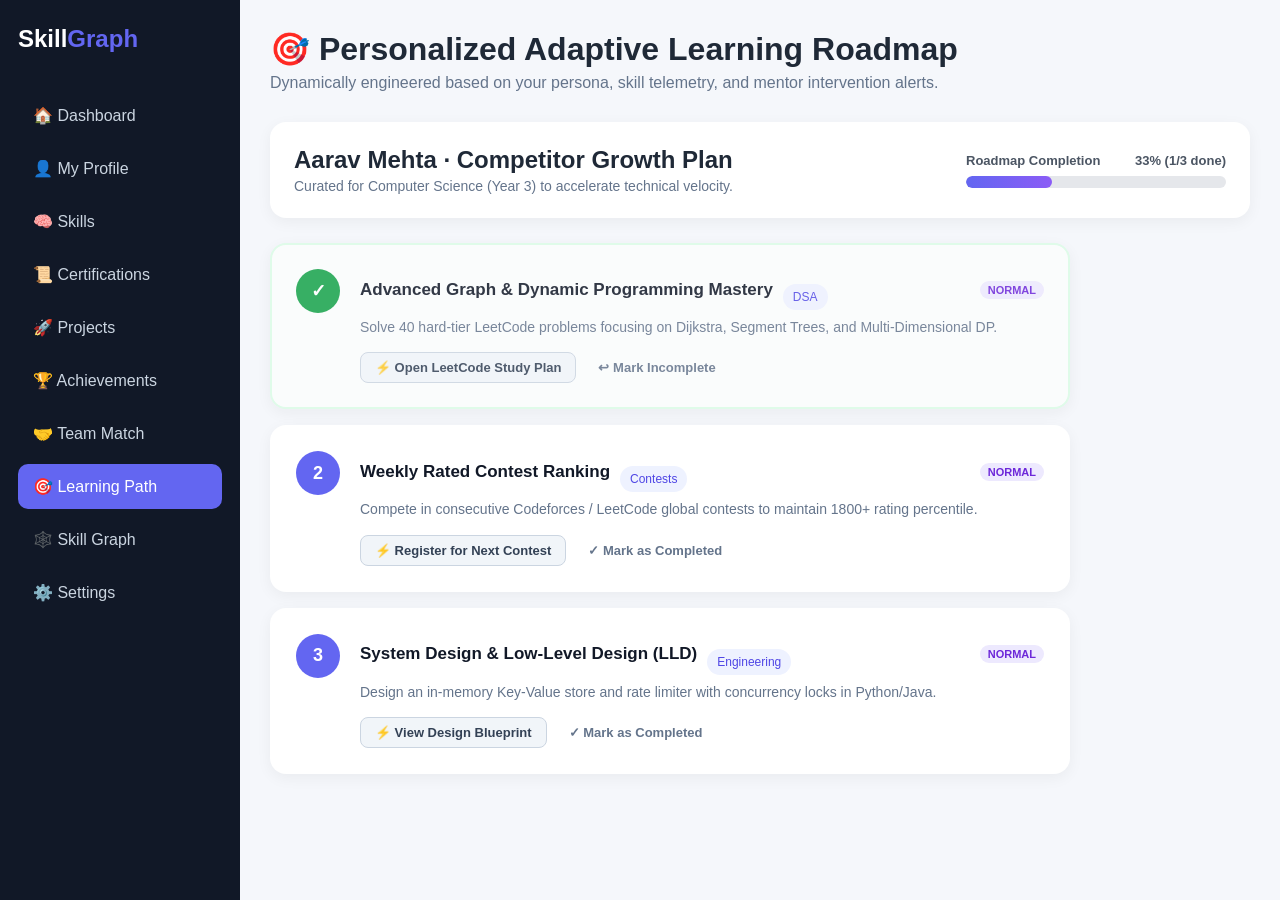
<file: learning.html>
<!DOCTYPE html>
<html lang="en">

<head>
    <meta charset="UTF-8">
    <meta name="viewport" content="width=device-width, initial-scale=1.0">
    <title>SkillGraph - Learning Path</title>
    <link rel="stylesheet" href="style.css">
    <style>
        .roadmap-header-card {
            background: white;
            border-radius: 16px;
            padding: 24px;
            box-shadow: 0 4px 15px rgba(0, 0, 0, 0.05);
            margin-bottom: 25px;
            display: flex;
            align-items: center;
            justify-content: space-between;
            gap: 20px;
        }

        .roadmap-progress-box {
            min-width: 260px;
        }

        .progress-label {
            display: flex;
            justify-content: space-between;
            font-size: 13px;
            font-weight: 600;
            color: #4b5563;
            margin-bottom: 8px;
        }

        .progress-bar-wrap {
            height: 12px;
            background: #e5e7eb;
            border-radius: 10px;
            overflow: hidden;
        }

        .progress-bar-fill {
            height: 100%;
            background: linear-gradient(90deg, #6366f1, #8b5cf6);
            border-radius: 10px;
            transition: width 0.4s ease;
        }

        .alert-callout {
            background: #fef2f2;
            border-left: 4px solid #ef4444;
            padding: 16px 20px;
            border-radius: 10px;
            margin-bottom: 25px;
            display: flex;
            align-items: center;
            gap: 14px;
        }

        .alert-callout h4 {
            color: #991b1b;
            font-size: 15px;
            margin-bottom: 2px;
        }

        .alert-callout p {
            color: #b91c1c;
            font-size: 13px;
            margin: 0;
        }

        .step-item {
            background: white;
            border-radius: 16px;
            padding: 24px;
            margin-bottom: 16px;
            box-shadow: 0 4px 15px rgba(0, 0, 0, 0.05);
            display: flex;
            gap: 20px;
            align-items: flex-start;
            transition: all 0.25s;
            border: 2px solid transparent;
        }

        .step-item:hover {
            transform: translateX(4px);
            box-shadow: 0 8px 20px rgba(99, 102, 241, 0.08);
        }

        .step-item.is-completed {
            border-color: #dcfce7;
            background: #fcfdfd;
            opacity: 0.85;
        }

        .step-num-circle {
            width: 44px;
            height: 44px;
            border-radius: 50%;
            background: #6366f1;
            color: white;
            display: flex;
            align-items: center;
            justify-content: center;
            font-weight: 700;
            font-size: 18px;
            flex-shrink: 0;
            cursor: pointer;
            transition: all 0.2s;
        }

        .step-item.is-completed .step-num-circle {
            background: #16a34a;
        }

        .step-body {
            flex: 1;
        }

        .step-top {
            display: flex;
            align-items: center;
            justify-content: space-between;
            margin-bottom: 6px;
        }

        .step-title-wrap {
            display: flex;
            align-items: center;
            gap: 10px;
        }

        .step-title-wrap h2 {
            font-size: 17px;
            color: #111827;
            margin: 0;
        }

        .urgency-pill {
            font-size: 11px;
            font-weight: 700;
            padding: 3px 8px;
            border-radius: 12px;
            text-transform: uppercase;
        }

        .urgency-High { background: #fee2e2; color: #dc2626; }
        .urgency-Medium { background: #fef3c7; color: #b45309; }
        .urgency-Normal { background: #ede9fe; color: #6d28d9; }

        .step-desc {
            color: #64748b;
            font-size: 14px;
            line-height: 1.6;
            margin-bottom: 14px;
        }

        .step-actions {
            display: flex;
            align-items: center;
            gap: 12px;
        }

        .action-link-btn {
            background: #f1f5f9;
            color: #334155;
            border: 1px solid #cbd5e1;
            padding: 7px 14px;
            border-radius: 8px;
            font-size: 13px;
            font-weight: 600;
            cursor: pointer;
            transition: all 0.2s;
        }

        .action-link-btn:hover {
            background: #6366f1;
            color: white;
            border-color: #6366f1;
            transform: none;
        }

        .toggle-complete-btn {
            font-size: 13px;
            font-weight: 600;
            color: #64748b;
            background: none;
            border: none;
            cursor: pointer;
            padding: 7px 10px;
        }

        .toggle-complete-btn:hover {
            color: #16a34a;
            transform: none;
            background: none;
        }
    </style>
</head>

<body>

    <div class="sidebar">
        <div class="logo">Skill<span>Graph</span></div>
        <ul class="menu">
            <li onclick="goTo('index.html')">🏠 Dashboard</li>
            <li onclick="goTo('profile.html')">👤 My Profile</li>
            <li onclick="goTo('skills.html')">🧠 Skills</li>
            <li onclick="goTo('certifications.html')">📜 Certifications</li>
            <li onclick="goTo('projects.html')">🚀 Projects</li>
            <li onclick="goTo('achievements.html')">🏆 Achievements</li>
            <li onclick="goTo('team.html')">🤝 Team Match</li>
            <li class="active">🎯 Learning Path</li>
            <li onclick="goTo('graph.html')">🕸️ Skill Graph</li>
            <li onclick="goTo('settings.html')">⚙️ Settings</li>
        </ul>
    </div>

    <div class="main">

        <div class="page-header">
            <h1>🎯 Personalized Adaptive Learning Roadmap</h1>
            <p>Dynamically engineered based on your persona, skill telemetry, and mentor intervention alerts.</p>
        </div>

        <!-- Roadmap Progress Header -->
        <div class="roadmap-header-card">
            <div>
                <h2 id="roadmapPersonaTitle">Loading Roadmap…</h2>
                <p id="roadmapPersonaSub" style="color:#64748b; font-size:14px; margin-top:4px;">Connecting to SkillGraph Adaptive Engine…</p>
            </div>
            <div class="roadmap-progress-box">
                <div class="progress-label">
                    <span>Roadmap Completion</span>
                    <span id="roadmapPercent">0%</span>
                </div>
                <div class="progress-bar-wrap">
                    <div class="progress-bar-fill" id="roadmapProgressBar" style="width: 0%;"></div>
                </div>
            </div>
        </div>

        <!-- Alert Callout if student has alerts -->
        <div class="alert-callout" id="alertCallout" style="display:none;">
            <div style="font-size:26px;">⚠️</div>
            <div>
                <h4>Proactive Intervention Activated</h4>
                <p id="alertCalloutDesc">This roadmap includes prioritized milestones to remediate detected academic or skill gaps.</p>
            </div>
        </div>

        <!-- Timeline Steps Container -->
        <div class="timeline" id="learningStepsContainer">
            <div class="step-item">
                <div class="step-num-circle">⏳</div>
                <div class="step-body">
                    <h2>Synthesizing Growth Steps…</h2>
                    <p class="step-desc">Analyzing LeetCode, GitHub, and academic scores to generate optimal next milestones.</p>
                </div>
            </div>
        </div>

    </div>

    <script src="script.js"></script>
    <script>
        const API = 'http://localhost:8000';
        const MY_ID = 'STU001';
        let roadmapData = null;

        async function loadLearningPath() {
            try {
                const res = await fetch(`${API}/api/learning-path/${MY_ID}`);
                if (!res.ok) throw new Error();
                roadmapData = await res.json();
                renderRoadmap(roadmapData);
            } catch (err) {
                // Fallback
                roadmapData = {
                    student_id: 'STU001',
                    name: 'Aarav Mehta',
                    persona: 'Competitor',
                    department: 'Computer Science',
                    year: 3,
                    total_steps: 3,
                    completed_count: 1,
                    steps: [
                        {
                            step: 1,
                            title: "Advanced Graph & Dynamic Programming Mastery",
                            category: "DSA",
                            urgency: "Normal",
                            description: "Solve 40 hard-tier LeetCode problems focusing on Dijkstra, Segment Trees, and Multi-Dimensional DP.",
                            action: "Open LeetCode Study Plan",
                            completed: true
                        },
                        {
                            step: 2,
                            title: "Weekly Rated Contest Ranking",
                            category: "Contests",
                            urgency: "Normal",
                            description: "Compete in consecutive Codeforces / LeetCode global contests to maintain 1800+ rating percentile.",
                            action: "Register for Next Contest",
                            completed: false
                        },
                        {
                            step: 3,
                            title: "System Design & Low-Level Design (LLD)",
                            category: "Engineering",
                            urgency: "Normal",
                            description: "Design an in-memory Key-Value store and rate limiter with concurrency locks in Python/Java.",
                            action: "View Design Blueprint",
                            completed: false
                        }
                    ]
                };
                renderRoadmap(roadmapData);
            }
        }

        function renderRoadmap(data) {
            document.getElementById('roadmapPersonaTitle').textContent = 
                `${data.name} · ${data.persona} Growth Plan`;
            document.getElementById('roadmapPersonaSub').textContent = 
                `Curated for ${data.department} (Year ${data.year}) to accelerate technical velocity.`;

            // Check if any high urgency steps
            const hasHighUrgency = data.steps.some(s => s.urgency === 'High');
            if (hasHighUrgency) {
                document.getElementById('alertCallout').style.display = 'flex';
            }

            updateProgressBar();
            renderSteps();
        }

        function updateProgressBar() {
            const total = roadmapData.steps.length;
            const completed = roadmapData.steps.filter(s => s.completed).length;
            const pct = total > 0 ? Math.round((completed / total) * 100) : 0;

            document.getElementById('roadmapPercent').textContent = `${pct}% (${completed}/${total} done)`;
            document.getElementById('roadmapProgressBar').style.width = `${pct}%`;
        }

        function renderSteps() {
            const container = document.getElementById('learningStepsContainer');
            container.innerHTML = roadmapData.steps.map((s, idx) => `
                <div class="step-item ${s.completed ? 'is-completed' : ''}" id="step-${idx}">
                    <div class="step-num-circle" onclick="toggleStep(${idx})">
                        ${s.completed ? '✓' : s.step}
                    </div>
                    <div class="step-body">
                        <div class="step-top">
                            <div class="step-title-wrap">
                                <h2>${s.title}</h2>
                                <span class="tag">${s.category}</span>
                            </div>
                            <span class="urgency-pill urgency-${s.urgency}">${s.urgency}</span>
                        </div>
                        <p class="step-desc">${s.description}</p>
                        <div class="step-actions">
                            <button class="action-link-btn" onclick="alert('Launching: ${s.action}')">
                                ⚡ ${s.action}
                            </button>
                            <button class="toggle-complete-btn" onclick="toggleStep(${idx})">
                                ${s.completed ? '↩ Mark Incomplete' : '✓ Mark as Completed'}
                            </button>
                        </div>
                    </div>
                </div>
            `).join('');
        }

        function toggleStep(idx) {
            roadmapData.steps[idx].completed = !roadmapData.steps[idx].completed;
            updateProgressBar();
            renderSteps();
        }

        loadLearningPath();
    </script>

</body>

</html>
</file>
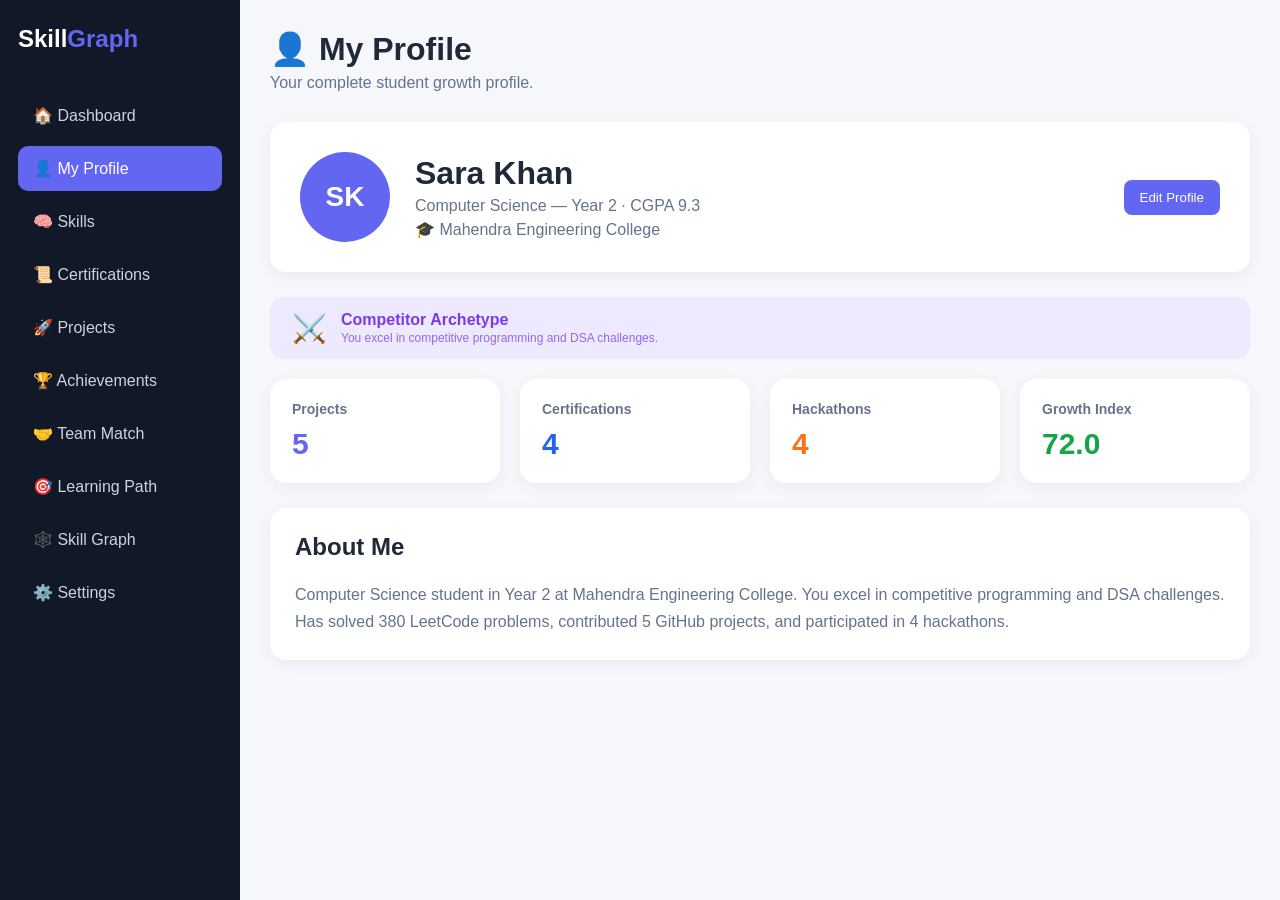
<file: profile.html>
<!DOCTYPE html>
<html lang="en">

<head>
    <meta charset="UTF-8">
    <meta name="viewport" content="width=device-width, initial-scale=1.0">
    <title>SkillGraph - Profile</title>
    <link rel="stylesheet" href="style.css">
    <style>
        .persona-banner {
            display: flex;
            align-items: center;
            gap: 14px;
            padding: 14px 22px;
            border-radius: 14px;
            margin-bottom: 20px;
            font-weight: 600;
        }
        .persona-banner.Competitor { background:#ede9fe; color:#7c3aed; }
        .persona-banner.Builder    { background:#dbeafe; color:#1d4ed8; }
        .persona-banner.Leader     { background:#dcfce7; color:#15803d; }
        .persona-banner.Scholar    { background:#fef3c7; color:#92400e; }
        .persona-banner span.emoji { font-size:28px; }
        .persona-banner .text small { display:block; font-weight:400; opacity:.75; margin-top:2px; font-size:12px; }

        .alert-chip {
            display: inline-flex;
            align-items: center;
            gap: 6px;
            padding: 6px 12px;
            border-radius: 20px;
            font-size: 12px;
            font-weight: 600;
            margin: 4px 4px 0 0;
        }
        .alert-HIGH   { background:#fee2e2; color:#dc2626; }
        .alert-MEDIUM { background:#fef3c7; color:#92400e; }
        .alert-LOW    { background:#dcfce7; color:#15803d; }
    </style>
</head>

<body>

    <div class="sidebar">
        <div class="logo">Skill<span>Graph</span></div>
        <ul class="menu">
            <li onclick="goTo('index.html')">🏠 Dashboard</li>
            <li class="active">👤 My Profile</li>
            <li onclick="goTo('skills.html')">🧠 Skills</li>
            <li onclick="goTo('certifications.html')">📜 Certifications</li>
            <li onclick="goTo('projects.html')">🚀 Projects</li>
            <li onclick="goTo('achievements.html')">🏆 Achievements</li>
            <li onclick="goTo('team.html')">🤝 Team Match</li>
            <li onclick="goTo('learning.html')">🎯 Learning Path</li>
            <li onclick="goTo('graph.html')">🕸️ Skill Graph</li>
            <li onclick="goTo('settings.html')">⚙️ Settings</li>
        </ul>
    </div>

    <div class="main">

        <div class="page-header">
            <h1>👤 My Profile</h1>
            <p>Your complete student growth profile.</p>
        </div>

        <div class="profile-card" id="profileCard">
            <div class="big-avatar" id="profileAvatar">?</div>
            <div>
                <h1 id="profileName">Loading…</h1>
                <p id="profileDept">—</p>
                <p id="profileCollege">🎓 Mahendra Engineering College</p>
            </div>
            <button onclick="alert('Profile edit form coming soon!')">Edit Profile</button>
        </div>

        <!-- Persona banner (API-driven) -->
        <div class="persona-banner" id="personaBanner" style="display:none">
            <span class="emoji" id="personaEmoji">🎓</span>
            <div class="text">
                <div id="personaTitle">—</div>
                <small id="personaDesc">—</small>
            </div>
        </div>

        <!-- Active Alerts -->
        <div class="section" id="alertsSection" style="display:none">
            <h2>⚠️ Mentor Alerts</h2>
            <div id="alertsContainer"></div>
        </div>

        <div class="cards">
            <div class="card">
                <h3>Projects</h3>
                <h2 class="purple" id="statProjects">—</h2>
            </div>
            <div class="card">
                <h3>Certifications</h3>
                <h2 class="blue" id="statCerts">—</h2>
            </div>
            <div class="card">
                <h3>Hackathons</h3>
                <h2 class="orange" id="statHackathons">—</h2>
            </div>
            <div class="card">
                <h3>Growth Index</h3>
                <h2 class="green" id="statGrowth">—</h2>
            </div>
        </div>

        <div class="section">
            <h2>About Me</h2>
            <p class="large-text" id="aboutText">
                Loading profile…
            </p>
        </div>

    </div>

    <script src="script.js"></script>
    <script>
        const API    = 'http://localhost:8000';
        const MY_ID  = 'STU001';

        const personaEmoji = { Competitor:'⚔️', Builder:'🏗️', Leader:'🌟', Scholar:'📚' };
        const personaDesc  = {
            Competitor: 'You excel in competitive programming and DSA challenges.',
            Builder:    'You love building real projects and shipping things that work.',
            Leader:     'You thrive in team leadership, events, and community initiatives.',
            Scholar:    'You shine in academics, research, and paper presentations.',
        };

        async function loadProfile() {
            try {
                const res = await fetch(`${API}/api/student/${MY_ID}`);
                if (!res.ok) throw new Error();
                const data = await res.json();
                renderProfile(data);
            } catch {
                // Static fallback
                renderProfile({
                    profile: {
                        name: 'Sara Khan', department: 'Computer Science', year: 2,
                        cgpa: 9.3, certifications_count: 4, leetcode_solved: 380,
                        github_projects: 5, hackathons_participated: 4,
                        internships: 0, leadership: 1, paper_presentations: 1,
                    },
                    persona: 'Competitor',
                    growth_index: 72.0,
                    alerts: [],
                    skills: ['Python','SQL','Data Structures','Web Development','FastAPI'],
                });
            }
        }

        function renderProfile(data) {
            const p = data.profile;

            // Header
            const initials = p.name.split(' ').map(n => n[0]).join('');
            document.getElementById('profileAvatar').textContent = initials;
            document.getElementById('profileName').textContent   = p.name;
            document.getElementById('profileDept').textContent   =
                `${p.department} — Year ${p.year} · CGPA ${p.cgpa}`;

            // Persona banner
            const banner = document.getElementById('personaBanner');
            banner.style.display  = 'flex';
            banner.className      = `persona-banner ${data.persona}`;
            document.getElementById('personaEmoji').textContent  = personaEmoji[data.persona] || '🎓';
            document.getElementById('personaTitle').textContent  = `${data.persona} Archetype`;
            document.getElementById('personaDesc').textContent   = personaDesc[data.persona] || '';

            // Stats cards
            document.getElementById('statProjects').textContent   = p.github_projects;
            document.getElementById('statCerts').textContent      = p.certifications_count || '—';
            document.getElementById('statHackathons').textContent = p.hackathons_participated;
            document.getElementById('statGrowth').textContent     = data.growth_index.toFixed(1);

            // Alerts
            if (data.alerts && data.alerts.length > 0) {
                document.getElementById('alertsSection').style.display = 'block';
                document.getElementById('alertsContainer').innerHTML = data.alerts.map(a =>
                    `<span class="alert-chip alert-${a.severity}">⚠️ [${a.severity}] ${a.title}</span>`
                ).join('');
            }

            // About text
            document.getElementById('aboutText').textContent =
                `${p.department} student in Year ${p.year} at Mahendra Engineering College. ` +
                `${personaDesc[data.persona] || 'Passionate about technology and problem solving.'} ` +
                `Has solved ${p.leetcode_solved} LeetCode problems, contributed ${p.github_projects} GitHub projects, ` +
                `and participated in ${p.hackathons_participated} hackathons.`;
        }

        loadProfile();
    </script>

</body>
</html>
</file>
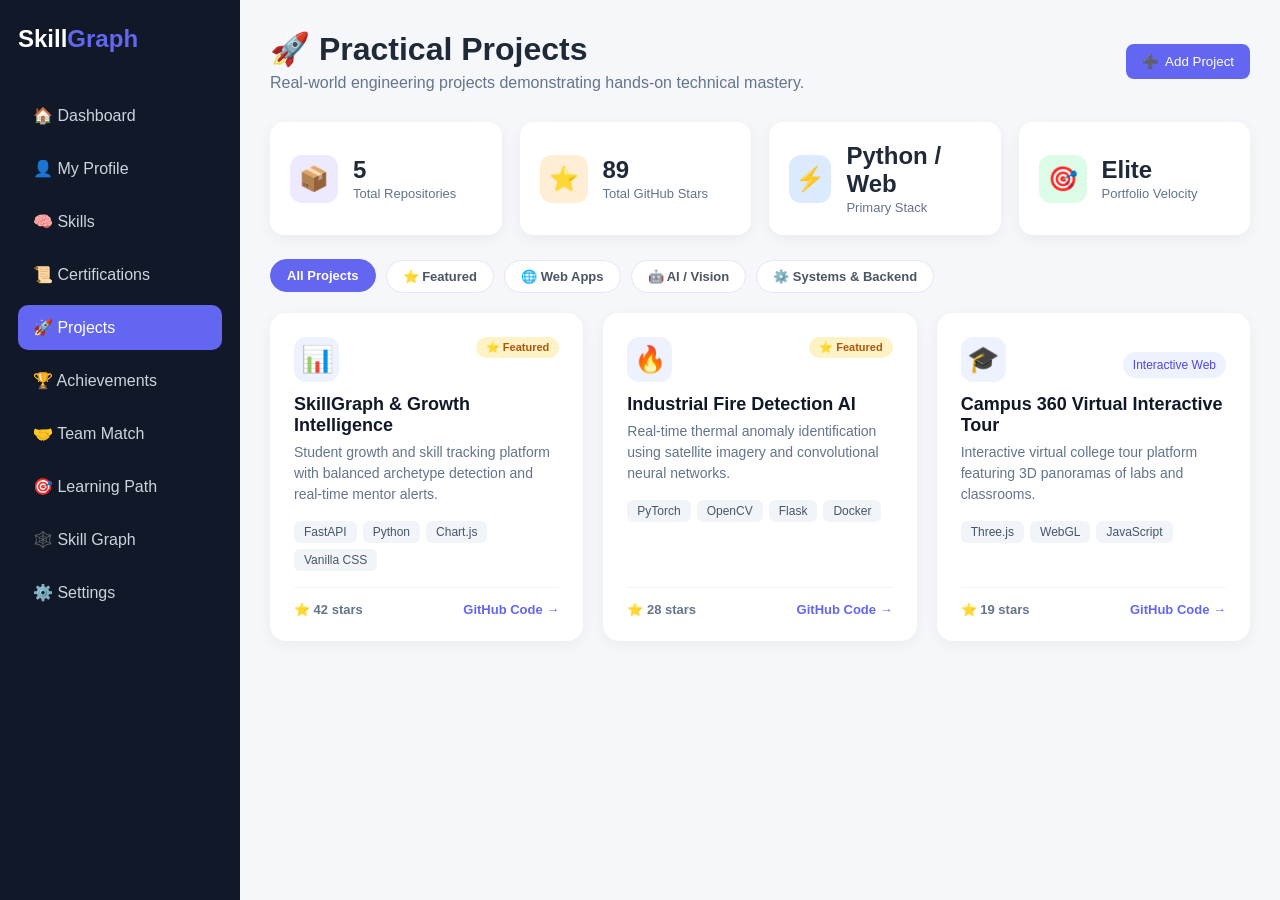
<file: projects.html>
<!DOCTYPE html>
<html lang="en">

<head>
    <meta charset="UTF-8">
    <meta name="viewport" content="width=device-width, initial-scale=1.0">
    <title>SkillGraph - Projects</title>
    <link rel="stylesheet" href="style.css">
    <style>
        .stats-ribbon {
            display: grid;
            grid-template-columns: repeat(4, 1fr);
            gap: 18px;
            margin-bottom: 25px;
        }

        .stat-box {
            background: white;
            padding: 20px;
            border-radius: 14px;
            box-shadow: 0 4px 15px rgba(0, 0, 0, 0.05);
            display: flex;
            align-items: center;
            gap: 15px;
        }

        .stat-icon {
            width: 48px;
            height: 48px;
            border-radius: 12px;
            display: flex;
            align-items: center;
            justify-content: center;
            font-size: 24px;
        }

        .stat-icon.purple { background: #ede9fe; color: #7c3aed; }
        .stat-icon.blue   { background: #dbeafe; color: #1d4ed8; }
        .stat-icon.orange { background: #ffedd5; color: #c2410c; }
        .stat-icon.green  { background: #dcfce7; color: #15803d; }

        .stat-info h3 {
            font-size: 24px;
            font-weight: 700;
            margin-bottom: 2px;
        }

        .stat-info p {
            color: #64748b;
            font-size: 13px;
        }

        .filter-bar {
            display: flex;
            align-items: center;
            gap: 10px;
            margin-bottom: 20px;
            flex-wrap: wrap;
        }

        .filter-btn {
            background: white;
            color: #4b5563;
            border: 1px solid #e5e7eb;
            padding: 8px 16px;
            border-radius: 20px;
            font-size: 13px;
            font-weight: 600;
            cursor: pointer;
            transition: all 0.2s;
        }

        .filter-btn:hover,
        .filter-btn.active {
            background: #6366f1;
            color: white;
            border-color: #6366f1;
            transform: translateY(-1px);
        }

        .project-card {
            background: white;
            border-radius: 16px;
            padding: 24px;
            box-shadow: 0 4px 15px rgba(0, 0, 0, 0.05);
            display: flex;
            flex-direction: column;
            justify-content: space-between;
            transition: transform 0.25s, box-shadow 0.25s;
            position: relative;
        }

        .project-card:hover {
            transform: translateY(-4px);
            box-shadow: 0 10px 25px rgba(99, 102, 241, 0.12);
        }

        .project-header {
            display: flex;
            align-items: flex-start;
            justify-content: space-between;
            margin-bottom: 12px;
        }

        .project-header .item-icon {
            font-size: 26px;
        }

        .featured-badge {
            background: #fef3c7;
            color: #b45309;
            padding: 4px 10px;
            border-radius: 12px;
            font-size: 11px;
            font-weight: 700;
            display: inline-flex;
            align-items: center;
            gap: 4px;
        }

        .project-card h2 {
            font-size: 18px;
            margin-bottom: 6px;
            color: #111827;
        }

        .project-card .desc {
            color: #64748b;
            font-size: 14px;
            line-height: 1.5;
            margin-bottom: 16px;
            flex: 1;
        }

        .tech-pill-list {
            display: flex;
            flex-wrap: wrap;
            gap: 6px;
            margin-bottom: 16px;
        }

        .tech-pill {
            background: #f1f5f9;
            color: #475569;
            padding: 4px 10px;
            border-radius: 6px;
            font-size: 12px;
            font-weight: 500;
        }

        .project-footer {
            display: flex;
            align-items: center;
            justify-content: space-between;
            border-top: 1px solid #f1f5f9;
            padding-top: 14px;
            margin-top: auto;
        }

        .stars-count {
            color: #64748b;
            font-size: 13px;
            font-weight: 600;
            display: flex;
            align-items: center;
            gap: 4px;
        }

        .repo-link {
            color: #6366f1;
            text-decoration: none;
            font-size: 13px;
            font-weight: 600;
            display: inline-flex;
            align-items: center;
            gap: 4px;
            transition: color 0.2s;
        }

        .repo-link:hover {
            color: #4f46e5;
            text-decoration: underline;
        }

        .add-project-btn {
            display: inline-flex;
            align-items: center;
            gap: 6px;
        }
    </style>
</head>

<body>

    <div class="sidebar">
        <div class="logo">Skill<span>Graph</span></div>
        <ul class="menu">
            <li onclick="goTo('index.html')">🏠 Dashboard</li>
            <li onclick="goTo('profile.html')">👤 My Profile</li>
            <li onclick="goTo('skills.html')">🧠 Skills</li>
            <li onclick="goTo('certifications.html')">📜 Certifications</li>
            <li class="active">🚀 Projects</li>
            <li onclick="goTo('achievements.html')">🏆 Achievements</li>
            <li onclick="goTo('team.html')">🤝 Team Match</li>
            <li onclick="goTo('learning.html')">🎯 Learning Path</li>
            <li onclick="goTo('graph.html')">🕸️ Skill Graph</li>
            <li onclick="goTo('settings.html')">⚙️ Settings</li>
        </ul>
    </div>

    <div class="main">

        <div class="topbar">
            <div>
                <h1>🚀 Practical Projects</h1>
                <p>Real-world engineering projects demonstrating hands-on technical mastery.</p>
            </div>
            <button class="add-project-btn" onclick="openAddProjectModal()">
                <span>➕</span> Add Project
            </button>
        </div>

        <!-- Telemetry Ribbon -->
        <div class="stats-ribbon">
            <div class="stat-box">
                <div class="stat-icon purple">📦</div>
                <div class="stat-info">
                    <h3 id="statTotalProjects">—</h3>
                    <p>Total Repositories</p>
                </div>
            </div>
            <div class="stat-box">
                <div class="stat-icon orange">⭐</div>
                <div class="stat-info">
                    <h3 id="statTotalStars">—</h3>
                    <p>Total GitHub Stars</p>
                </div>
            </div>
            <div class="stat-box">
                <div class="stat-icon blue">⚡</div>
                <div class="stat-info">
                    <h3 id="statTechStack">Python / Web</h3>
                    <p>Primary Stack</p>
                </div>
            </div>
            <div class="stat-box">
                <div class="stat-icon green">🎯</div>
                <div class="stat-info">
                    <h3 id="statProjectScore">High</h3>
                    <p>Portfolio Velocity</p>
                </div>
            </div>
        </div>

        <!-- Filter bar -->
        <div class="filter-bar">
            <button class="filter-btn active" onclick="filterProjects('all', this)">All Projects</button>
            <button class="filter-btn" onclick="filterProjects('featured', this)">⭐ Featured</button>
            <button class="filter-btn" onclick="filterProjects('Web', this)">🌐 Web Apps</button>
            <button class="filter-btn" onclick="filterProjects('AI', this)">🤖 AI / Vision</button>
            <button class="filter-btn" onclick="filterProjects('Systems', this)">⚙️ Systems & Backend</button>
        </div>

        <!-- Projects Grid -->
        <div class="item-grid" id="projectsGrid">
            <!-- Dynamically populated from API -->
            <div class="item-card">
                <div class="item-icon">⏳</div>
                <h2>Loading Projects…</h2>
                <p>Connecting to SkillGraph backend…</p>
            </div>
        </div>

    </div>

    <script src="script.js"></script>
    <script>
        const API = 'http://localhost:8000';
        const MY_ID = 'STU001';
        let allProjectsList = [];

        async function loadProjects() {
            try {
                const res = await fetch(`${API}/api/student/${MY_ID}/portfolio`);
                if (!res.ok) throw new Error();
                const data = await res.json();
                renderPortfolio(data);
            } catch (err) {
                // Graceful fallback
                renderPortfolio({
                    projects: [
                        {
                            id: "proj-1",
                            title: "SkillGraph & Growth Intelligence",
                            category: "Web Application & AI",
                            icon: "📊",
                            desc: "Student growth and skill tracking platform with balanced archetype detection and real-time mentor alerts.",
                            tech: ["FastAPI", "Python", "Chart.js", "Vanilla CSS"],
                            repo: "https://github.com/aaravmehta/skillgraph",
                            stars: 42,
                            featured: true
                        },
                        {
                            id: "proj-2",
                            title: "Industrial Fire Detection AI",
                            category: "AI / Computer Vision",
                            icon: "🔥",
                            desc: "Real-time thermal anomaly identification using satellite imagery and convolutional neural networks.",
                            tech: ["PyTorch", "OpenCV", "Flask", "Docker"],
                            repo: "https://github.com/aaravmehta/fire-detect-sat",
                            stars: 28,
                            featured: true
                        },
                        {
                            id: "proj-3",
                            title: "Campus 360 Virtual Interactive Tour",
                            category: "Interactive Web",
                            icon: "🎓",
                            desc: "Interactive virtual college tour platform featuring 3D panoramas of labs and classrooms.",
                            tech: ["Three.js", "WebGL", "JavaScript"],
                            repo: "https://github.com/aaravmehta/campus360",
                            stars: 19,
                            featured: false
                        }
                    ],
                    metrics: {
                        total_projects: 5
                    }
                });
            }
        }

        function renderPortfolio(data) {
            allProjectsList = data.projects || [];
            
            // Ribbon Stats
            const totalCount = data.metrics?.total_projects || allProjectsList.length;
            const totalStars = allProjectsList.reduce((acc, p) => acc + (p.stars || 0), 0);
            
            document.getElementById('statTotalProjects').textContent = totalCount;
            document.getElementById('statTotalStars').textContent = totalStars;
            document.getElementById('statProjectScore').textContent = totalCount >= 4 ? 'Elite' : 'Active';

            renderProjectCards(allProjectsList);
        }

        function renderProjectCards(projects) {
            const grid = document.getElementById('projectsGrid');
            if (!projects || projects.length === 0) {
                grid.innerHTML = `
                    <div class="item-card" style="grid-column: 1 / -1; text-align: center; padding: 40px;">
                        <div style="font-size: 40px; margin-bottom: 12px;">📁</div>
                        <h2>No projects match this filter</h2>
                        <p>Try selecting another category or add a new project.</p>
                    </div>
                `;
                return;
            }

            grid.innerHTML = projects.map(p => `
                <div class="project-card">
                    <div>
                        <div class="project-header">
                            <div class="item-icon">${p.icon || '🚀'}</div>
                            ${p.featured ? `<span class="featured-badge">⭐ Featured</span>` : `<span class="tag">${p.category || 'Engineering'}</span>`}
                        </div>
                        <h2>${p.title}</h2>
                        <p class="desc">${p.desc}</p>
                        <div class="tech-pill-list">
                            ${(p.tech || []).map(t => `<span class="tech-pill">${t}</span>`).join('')}
                        </div>
                    </div>
                    <div class="project-footer">
                        <span class="stars-count">⭐ ${p.stars || 0} stars</span>
                        <a href="${p.repo || '#'}" target="_blank" class="repo-link">
                            GitHub Code →
                        </a>
                    </div>
                </div>
            `).join('');
        }

        function filterProjects(category, btn) {
            document.querySelectorAll('.filter-btn').forEach(b => b.classList.remove('active'));
            btn.classList.add('active');

            if (category === 'all') {
                renderProjectCards(allProjectsList);
            } else if (category === 'featured') {
                renderProjectCards(allProjectsList.filter(p => p.featured));
            } else {
                renderProjectCards(allProjectsList.filter(p => 
                    (p.category && p.category.toLowerCase().includes(category.toLowerCase())) ||
                    (p.tech && p.tech.some(t => t.toLowerCase().includes(category.toLowerCase())))
                ));
            }
        }

        function openAddProjectModal() {
            const title = prompt("Enter project title:");
            if (!title) return;
            const tech = prompt("Enter primary technologies (comma separated):", "Python, FastAPI");
            const newProj = {
                id: `proj-${Date.now()}`,
                title: title,
                category: "Web Application",
                icon: "🚀",
                desc: "Custom project added via student portfolio manager.",
                tech: tech ? tech.split(',').map(s => s.trim()) : ["Python"],
                repo: "https://github.com",
                stars: 1,
                featured: false
            };
            allProjectsList.unshift(newProj);
            renderProjectCards(allProjectsList);
            document.getElementById('statTotalProjects').textContent = allProjectsList.length;
        }

        loadProjects();
    </script>

</body>

</html>
</file>
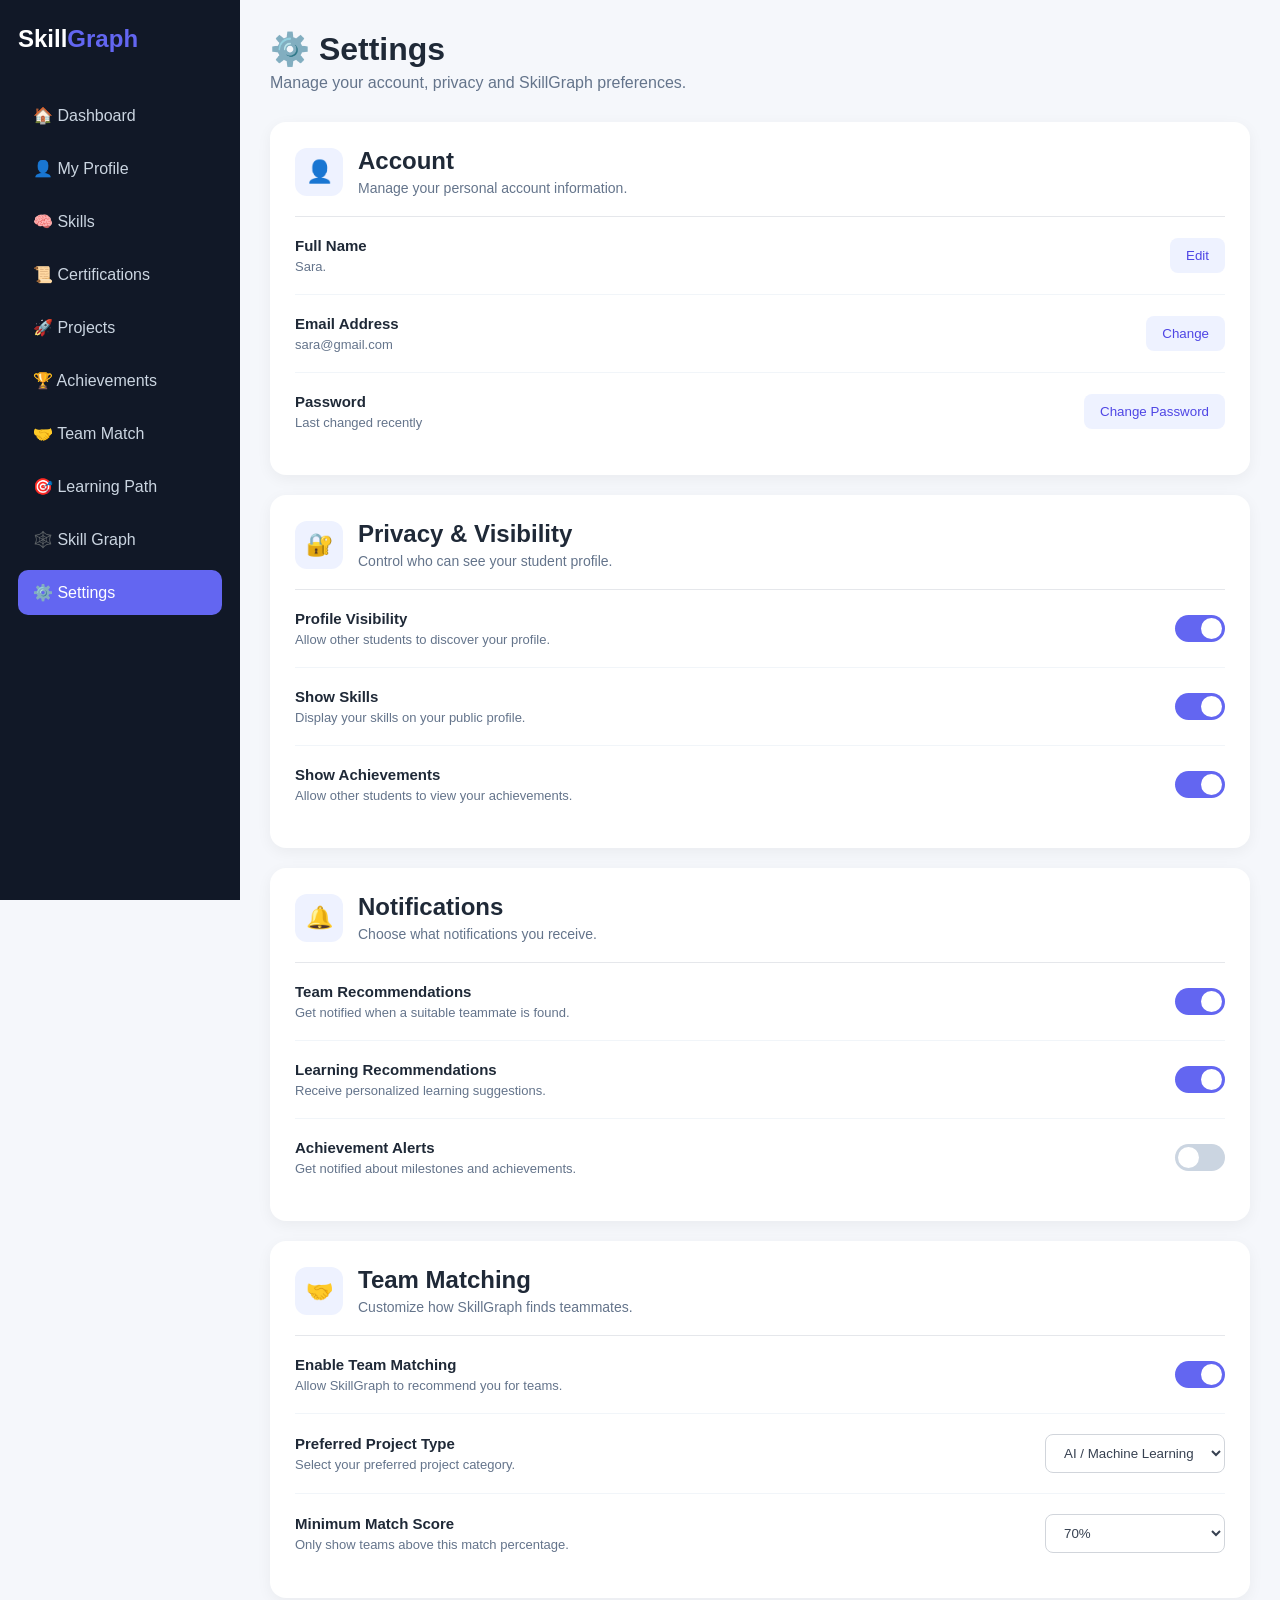
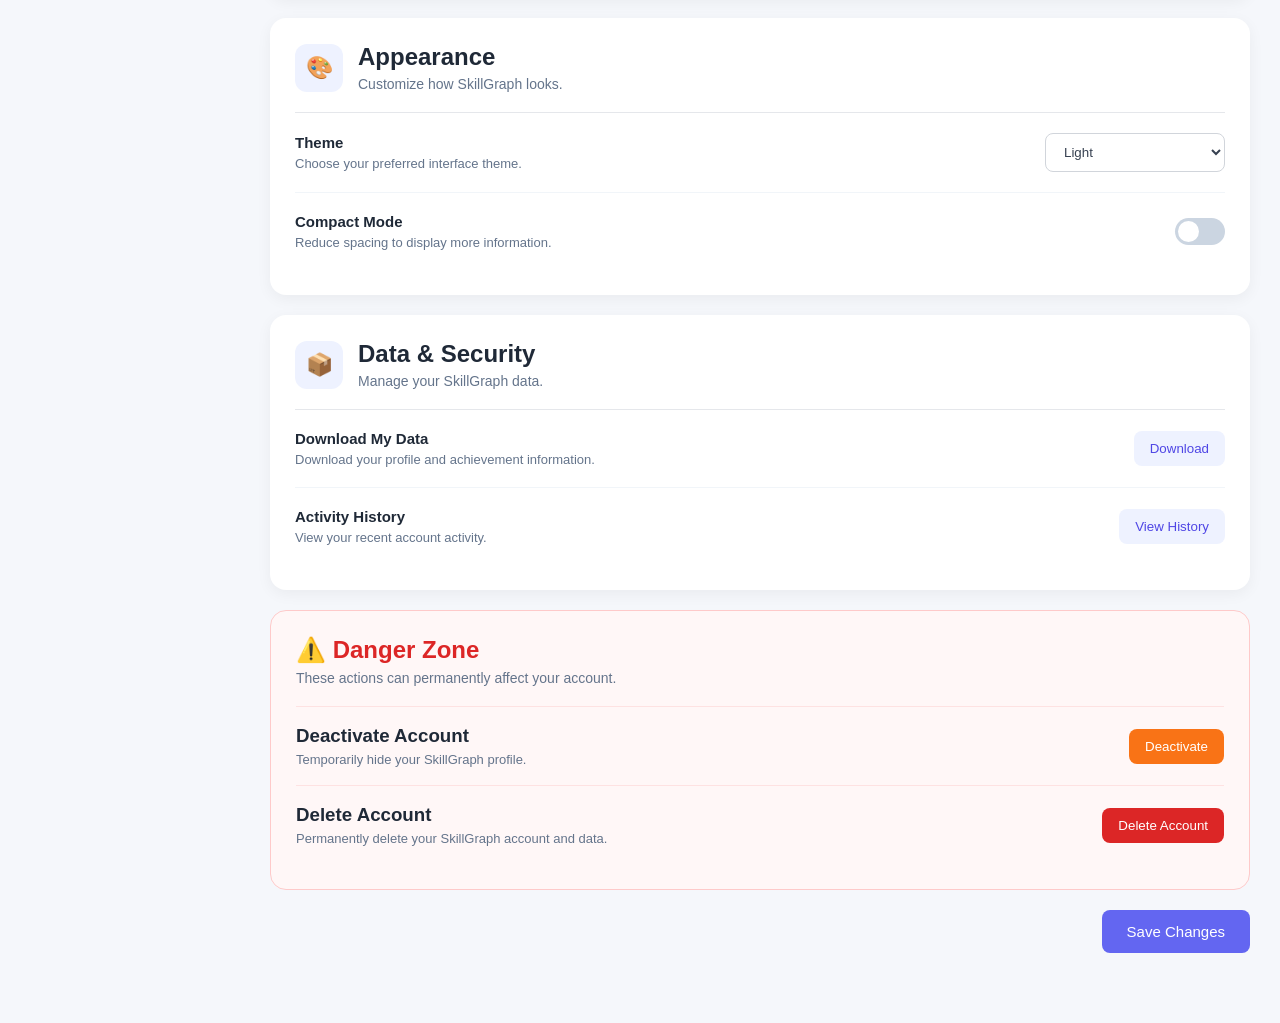
<file: settings.html>
<!DOCTYPE html>
<html lang="en">

<head>
    <meta charset="UTF-8">
    <meta name="viewport" content="width=device-width, initial-scale=1.0">

    <title>SkillGraph - Advanced Settings</title>

    <link rel="stylesheet" href="style.css">
</head>

<body>

    <!-- SIDEBAR -->

    <div class="sidebar">

        <div class="logo">
            Skill<span>Graph</span>
        </div>

        <ul class="menu">

            <li onclick="goTo('index.html')">
                🏠 Dashboard
            </li>

            <li onclick="goTo('profile.html')">
                👤 My Profile
            </li>

            <li onclick="goTo('skills.html')">
                🧠 Skills
            </li>

            <li onclick="goTo('certifications.html')">
                📜 Certifications
            </li>

            <li onclick="goTo('projects.html')">
                🚀 Projects
            </li>

            <li onclick="goTo('achievements.html')">
                🏆 Achievements
            </li>

            <li onclick="goTo('team.html')">
                🤝 Team Match
            </li>

            <li onclick="goTo('learning.html')">
                🎯 Learning Path
            </li>

            <li onclick="goTo('graph.html')">
                🕸️ Skill Graph
            </li>

            <li class="active">
                ⚙️ Settings
            </li>

        </ul>

    </div>


    <!-- MAIN -->

    <div class="main">

        <div class="page-header">

            <h1>⚙️ Settings</h1>

            <p>
                Manage your account, privacy and SkillGraph preferences.
            </p>

        </div>


        <!-- ACCOUNT -->

        <div class="settings-section">

            <div class="settings-heading">

                <div class="settings-icon">
                    👤
                </div>

                <div>
                    <h2>Account</h2>
                    <p>Manage your personal account information.</p>
                </div>

            </div>


            <div class="settings-row">

                <div>
                    <h3>Full Name</h3>
                    <p>Sara.</p>
                </div>

                <button class="secondary-btn">
                    Edit
                </button>

            </div>


            <div class="settings-row">

                <div>
                    <h3>Email Address</h3>
                    <p>sara@gmail.com</p>
                </div>

                <button class="secondary-btn">
                    Change
                </button>

            </div>


            <div class="settings-row">

                <div>
                    <h3>Password</h3>
                    <p>Last changed recently</p>
                </div>

                <button class="secondary-btn">
                    Change Password
                </button>

            </div>

        </div>


        <!-- PRIVACY -->

        <div class="settings-section">

            <div class="settings-heading">

                <div class="settings-icon">
                    🔐
                </div>

                <div>
                    <h2>Privacy & Visibility</h2>

                    <p>
                        Control who can see your student profile.
                    </p>

                </div>

            </div>


            <div class="settings-row">

                <div>

                    <h3>Profile Visibility</h3>

                    <p>
                        Allow other students to discover your profile.
                    </p>

                </div>

                <label class="switch">

                    <input type="checkbox" checked>

                    <span class="slider"></span>

                </label>

            </div>


            <div class="settings-row">

                <div>

                    <h3>Show Skills</h3>

                    <p>
                        Display your skills on your public profile.
                    </p>

                </div>

                <label class="switch">

                    <input type="checkbox" checked>

                    <span class="slider"></span>

                </label>

            </div>


            <div class="settings-row">

                <div>

                    <h3>Show Achievements</h3>

                    <p>
                        Allow other students to view your achievements.
                    </p>

                </div>

                <label class="switch">

                    <input type="checkbox" checked>

                    <span class="slider"></span>

                </label>

            </div>

        </div>


        <!-- NOTIFICATIONS -->

        <div class="settings-section">

            <div class="settings-heading">

                <div class="settings-icon">
                    🔔
                </div>

                <div>

                    <h2>Notifications</h2>

                    <p>
                        Choose what notifications you receive.
                    </p>

                </div>

            </div>


            <div class="settings-row">

                <div>

                    <h3>Team Recommendations</h3>

                    <p>
                        Get notified when a suitable teammate is found.
                    </p>

                </div>

                <label class="switch">

                    <input type="checkbox" checked>

                    <span class="slider"></span>

                </label>

            </div>


            <div class="settings-row">

                <div>

                    <h3>Learning Recommendations</h3>

                    <p>
                        Receive personalized learning suggestions.
                    </p>

                </div>

                <label class="switch">

                    <input type="checkbox" checked>

                    <span class="slider"></span>

                </label>

            </div>


            <div class="settings-row">

                <div>

                    <h3>Achievement Alerts</h3>

                    <p>
                        Get notified about milestones and achievements.
                    </p>

                </div>

                <label class="switch">

                    <input type="checkbox">

                    <span class="slider"></span>

                </label>

            </div>

        </div>


        <!-- TEAM MATCHING -->

        <div class="settings-section">

            <div class="settings-heading">

                <div class="settings-icon">
                    🤝
                </div>

                <div>

                    <h2>Team Matching</h2>

                    <p>
                        Customize how SkillGraph finds teammates.
                    </p>

                </div>

            </div>


            <div class="settings-row">

                <div>

                    <h3>Enable Team Matching</h3>

                    <p>
                        Allow SkillGraph to recommend you for teams.
                    </p>

                </div>

                <label class="switch">

                    <input type="checkbox" checked>

                    <span class="slider"></span>

                </label>

            </div>


            <div class="settings-row">

                <div>

                    <h3>Preferred Project Type</h3>

                    <p>
                        Select your preferred project category.
                    </p>

                </div>

                <select class="setting-select">

                    <option>AI / Machine Learning</option>

                    <option>Web Development</option>

                    <option>Data Science</option>

                    <option>Cybersecurity</option>

                    <option>Mobile Development</option>

                </select>

            </div>


            <div class="settings-row">

                <div>

                    <h3>Minimum Match Score</h3>

                    <p>
                        Only show teams above this match percentage.
                    </p>

                </div>

                <select class="setting-select">

                    <option>70%</option>
                    <option>80%</option>
                    <option>90%</option>
                    <option>95%</option>

                </select>

            </div>

        </div>


        <!-- APPEARANCE -->

        <div class="settings-section">

            <div class="settings-heading">

                <div class="settings-icon">
                    🎨
                </div>

                <div>

                    <h2>Appearance</h2>

                    <p>
                        Customize how SkillGraph looks.
                    </p>

                </div>

            </div>


            <div class="settings-row">

                <div>

                    <h3>Theme</h3>

                    <p>
                        Choose your preferred interface theme.
                    </p>

                </div>

                <select class="setting-select">

                    <option>Light</option>

                    <option>Dark</option>

                    <option>System Default</option>

                </select>

            </div>


            <div class="settings-row">

                <div>

                    <h3>Compact Mode</h3>

                    <p>
                        Reduce spacing to display more information.
                    </p>

                </div>

                <label class="switch">

                    <input type="checkbox">

                    <span class="slider"></span>

                </label>

            </div>

        </div>


        <!-- DATA -->

        <div class="settings-section">

            <div class="settings-heading">

                <div class="settings-icon">
                    📦
                </div>

                <div>

                    <h2>Data & Security</h2>

                    <p>
                        Manage your SkillGraph data.
                    </p>

                </div>

            </div>


            <div class="settings-row">

                <div>

                    <h3>Download My Data</h3>

                    <p>
                        Download your profile and achievement information.
                    </p>

                </div>

                <button class="secondary-btn">
                    Download
                </button>

            </div>


            <div class="settings-row">

                <div>

                    <h3>Activity History</h3>

                    <p>
                        View your recent account activity.
                    </p>

                </div>

                <button class="secondary-btn">
                    View History
                </button>

            </div>

        </div>


        <!-- DANGER ZONE -->

        <div class="danger-section">

            <h2>⚠️ Danger Zone</h2>

            <p>
                These actions can permanently affect your account.
            </p>


            <div class="danger-row">

                <div>

                    <h3>Deactivate Account</h3>

                    <p>
                        Temporarily hide your SkillGraph profile.
                    </p>

                </div>

                <button class="danger-btn">
                    Deactivate
                </button>

            </div>


            <div class="danger-row">

                <div>

                    <h3>Delete Account</h3>

                    <p>
                        Permanently delete your SkillGraph account and data.
                    </p>

                </div>

                <button class="delete-btn">
                    Delete Account
                </button>

            </div>

        </div>


        <!-- SAVE -->

        <div class="save-container">

            <button class="save-btn" onclick="saveSettings()">
                Save Changes
            </button>

        </div>

    </div>


    <script src="script.js"></script>

    <script>

        function saveSettings() {

            alert("Your settings have been saved successfully! ✅");

        }

    </script>

</body>

</html>
</file>
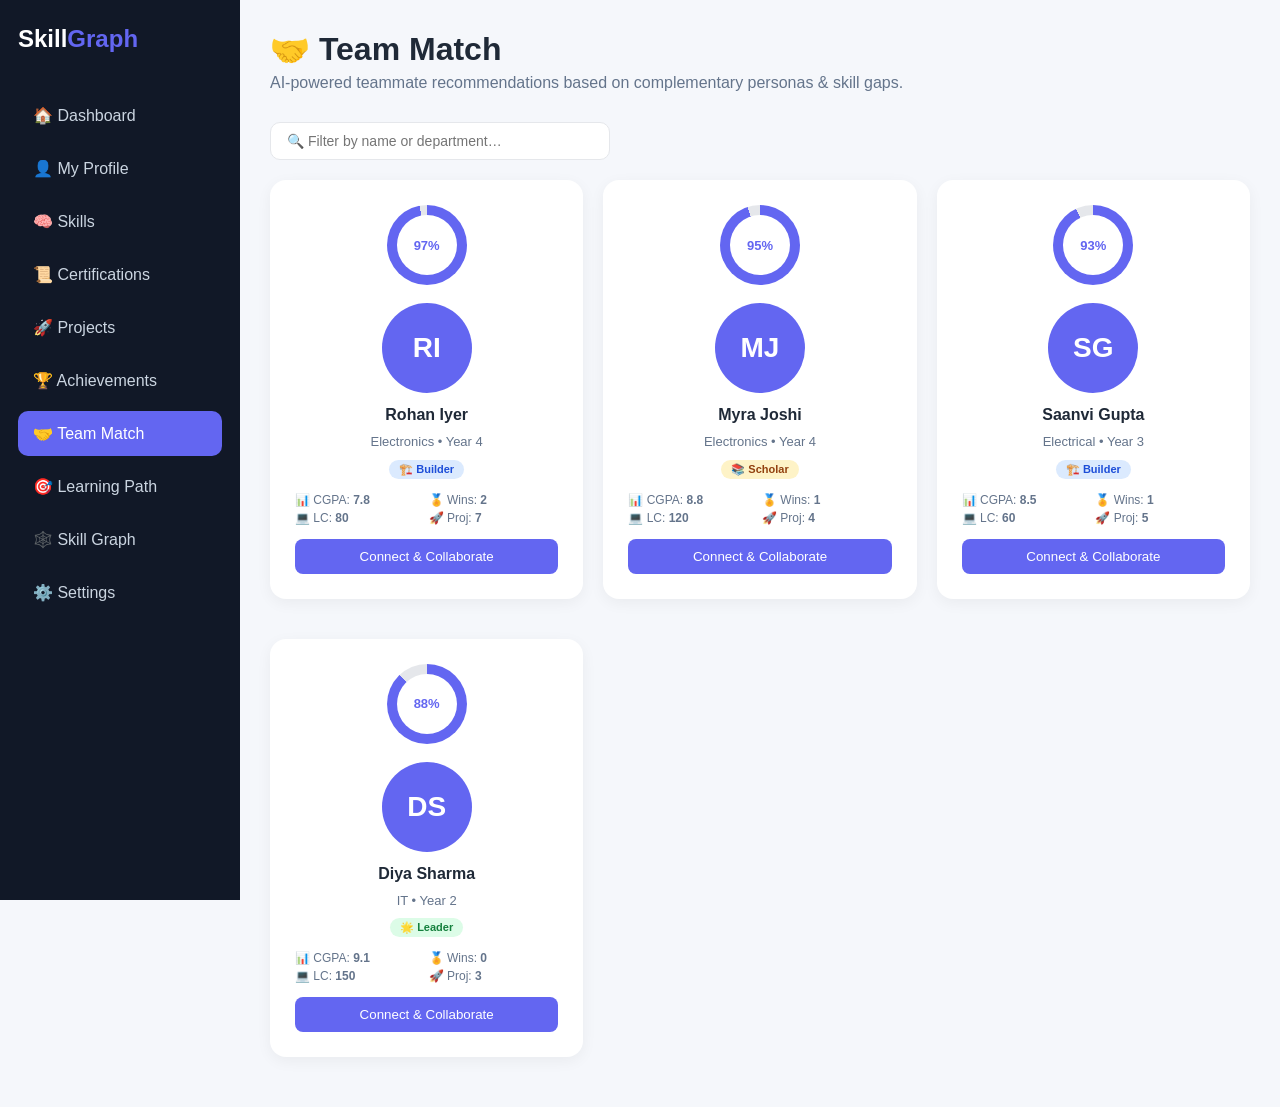
<file: team.html>
<!DOCTYPE html>
<html lang="en">

<head>
    <meta charset="UTF-8">
    <meta name="viewport" content="width=device-width, initial-scale=1.0">
    <title>SkillGraph - Team Match</title>
    <link rel="stylesheet" href="style.css">
    <style>
        /* Persona badge colours */
        .badge { display:inline-block; padding:3px 10px; border-radius:20px; font-size:11px; font-weight:600; }
        .badge-Competitor { background:#ede9fe; color:#7c3aed; }
        .badge-Builder    { background:#dbeafe; color:#1d4ed8; }
        .badge-Leader     { background:#dcfce7; color:#15803d; }
        .badge-Scholar    { background:#fef3c7; color:#92400e; }

        /* Match % ring */
        .match-ring {
            width:80px; height:80px; border-radius:50%;
            background: conic-gradient(#6366f1 var(--pct,0%), #e5e7eb 0%);
            display:flex; align-items:center; justify-content:center;
            margin:0 auto 10px;
            transition:all 0.6s ease;
        }
        .match-ring-inner {
            width:60px; height:60px; border-radius:50%;
            background:#fff; display:flex; align-items:center;
            justify-content:center; font-weight:800; font-size:13px;
            color:#6366f1;
        }

        .team-card {
            display:flex; flex-direction:column; align-items:center;
            gap:8px; transition:transform 0.2s;
        }
        .team-card:hover { transform:translateY(-4px); }
        .team-card .big-avatar { margin:0 auto 5px; }
        .team-card h2 { margin:0; font-size:16px; }
        .team-card p  { margin:0; font-size:13px; }
        .team-card button { margin-top:6px; width:100%; }

        #loading {
            text-align:center; padding:40px; color:#64748b;
            font-style:italic;
        }
        #searchBar {
            padding:10px 16px; border:1px solid #e5e7eb; border-radius:10px;
            font-size:14px; width:100%; max-width:340px; margin-bottom:20px;
            outline:none; transition:border-color 0.2s;
        }
        #searchBar:focus { border-color:#6366f1; }

        .empty-state { text-align:center; padding:50px; color:#94a3b8; }
        .empty-state h3 { font-size:22px; margin-bottom:8px; }
    </style>
</head>

<body>

    <div class="sidebar">
        <div class="logo">Skill<span>Graph</span></div>
        <ul class="menu">
            <li onclick="goTo('index.html')">🏠 Dashboard</li>
            <li onclick="goTo('profile.html')">👤 My Profile</li>
            <li onclick="goTo('skills.html')">🧠 Skills</li>
            <li onclick="goTo('certifications.html')">📜 Certifications</li>
            <li onclick="goTo('projects.html')">🚀 Projects</li>
            <li onclick="goTo('achievements.html')">🏆 Achievements</li>
            <li class="active">🤝 Team Match</li>
            <li onclick="goTo('learning.html')">🎯 Learning Path</li>
            <li onclick="goTo('graph.html')">🕸️ Skill Graph</li>
            <li onclick="goTo('settings.html')">⚙️ Settings</li>
        </ul>
    </div>

    <div class="main">

        <div class="page-header">
            <h1>🤝 Team Match</h1>
            <p>AI-powered teammate recommendations based on complementary personas &amp; skill gaps.</p>
        </div>

        <input type="text" id="searchBar" placeholder="🔍 Filter by name or department…" oninput="filterCards()">

        <div id="loading">⏳ Fetching team recommendations from API…</div>

        <div class="team-grid" id="teamGrid" style="display:none"></div>

        <div class="empty-state" id="emptyState" style="display:none">
            <h3>😕 No matches found</h3>
            <p>Try a different search term or check the API server.</p>
        </div>

    </div>

    <script src="script.js"></script>
    <script>
        const API = 'http://localhost:8000';
        // Default to STU001; in a real app this would come from auth context
        const MY_ID = 'STU001';

        let allCards = [];

        const personaEmoji = {
            Competitor: '⚔️',
            Builder:    '🏗️',
            Leader:     '🌟',
            Scholar:    '📚'
        };

        async function loadTeamMatches() {
            try {
                const res = await fetch(`${API}/api/team-match/${MY_ID}`);
                if (!res.ok) throw new Error('API error');
                const data = await res.json();

                allCards = data.recommendations;
                document.getElementById('loading').style.display = 'none';
                renderCards(allCards);
            } catch (e) {
                document.getElementById('loading').innerHTML =
                    '⚠️ API offline — showing static demo data.<br><small>Run <code>uvicorn hackathon:app --port 8000</code> to enable live data.</small>';
                // Fallback static data
                allCards = [
                    { student_id:'STU003', name:'Rohan Iyer',   department:'Electronics', year:4, persona:'Builder',    match_percentage:97, cgpa:7.8, leetcode_solved:80,  github_projects:7, hackathons_won:2 },
                    { student_id:'STU010', name:'Myra Joshi',   department:'Electronics', year:4, persona:'Scholar',    match_percentage:95, cgpa:8.8, leetcode_solved:120, github_projects:4, hackathons_won:1 },
                    { student_id:'STU008', name:'Saanvi Gupta', department:'Electrical',  year:3, persona:'Builder',    match_percentage:93, cgpa:8.5, leetcode_solved:60,  github_projects:5, hackathons_won:1 },
                    { student_id:'STU002', name:'Diya Sharma',  department:'IT',          year:2, persona:'Leader',     match_percentage:88, cgpa:9.1, leetcode_solved:150, github_projects:3, hackathons_won:0 },
                ];
                setTimeout(() => {
                    document.getElementById('loading').style.display = 'none';
                    renderCards(allCards);
                }, 800);
            }
        }

        function renderCards(cards) {
            const grid = document.getElementById('teamGrid');
            const empty = document.getElementById('emptyState');

            if (!cards.length) {
                grid.style.display = 'none';
                empty.style.display = 'block';
                return;
            }

            empty.style.display = 'none';
            grid.style.display = 'grid';

            grid.innerHTML = cards.map(c => {
                const initials = c.name.split(' ').map(n => n[0]).join('');
                const pctVar = `--pct:${c.match_percentage * 3.6}deg`;
                const emoji  = personaEmoji[c.persona] || '🎓';
                return `
                <div class="team-card section" data-name="${c.name.toLowerCase()}" data-dept="${c.department.toLowerCase()}">
                    <div class="match-ring" style="${pctVar}">
                        <div class="match-ring-inner">${c.match_percentage}%</div>
                    </div>
                    <div class="big-avatar">${initials}</div>
                    <h2>${c.name}</h2>
                    <p>${c.department} &bull; Year ${c.year}</p>
                    <span class="badge badge-${c.persona}">${emoji} ${c.persona}</span>
                    <div style="font-size:12px;color:#64748b;margin-top:6px;display:grid;grid-template-columns:1fr 1fr;gap:4px;text-align:left;width:100%">
                        <span>📊 CGPA: <b>${c.cgpa}</b></span>
                        <span>🏅 Wins: <b>${c.hackathons_won}</b></span>
                        <span>💻 LC: <b>${c.leetcode_solved}</b></span>
                        <span>🚀 Proj: <b>${c.github_projects}</b></span>
                    </div>
                    <button onclick="alert('Collaboration request sent to ${c.name}! 🎉')">Connect &amp; Collaborate</button>
                </div>`;
            }).join('');
        }

        function filterCards() {
            const q = document.getElementById('searchBar').value.toLowerCase();
            const filtered = allCards.filter(c =>
                c.name.toLowerCase().includes(q) ||
                c.department.toLowerCase().includes(q) ||
                (c.persona || '').toLowerCase().includes(q)
            );
            renderCards(filtered);
        }

        loadTeamMatches();
    </script>

</body>
</html>
</file>
<file: style.css>
* {
    margin: 0;
    padding: 0;
    box-sizing: border-box;
    font-family: Arial, sans-serif;
}

body {
    background: #f5f7fb;
    color: #1f2937;
}

/* SIDEBAR */

.sidebar {
    position: fixed;
    left: 0;
    top: 0;
    width: 240px;
    height: 100vh;
    background: #111827;
    color: white;
    padding: 25px 18px;
}

.logo {
    font-size: 24px;
    font-weight: bold;
    margin-bottom: 40px;
}

.logo span {
    color: #6366f1;
}

.menu {
    list-style: none;
}

.menu li {
    padding: 13px 15px;
    margin-bottom: 8px;
    border-radius: 10px;
    color: #cbd5e1;
    cursor: pointer;
    transition: 0.3s;
}

.menu li:hover,
.menu li.active {
    background: #6366f1;
    color: white;
}

/* MAIN */

.main {
    margin-left: 240px;
    padding: 30px;
}

.topbar,
.page-header {
    margin-bottom: 30px;
}

.topbar {
    display: flex;
    justify-content: space-between;
    align-items: center;
}

.topbar h1,
.page-header h1 {
    margin-bottom: 6px;
}

.topbar p,
.page-header p {
    color: #64748b;
}

.profile-small {
    display: flex;
    align-items: center;
    gap: 10px;
    cursor: pointer;
}

.profile-small small {
    display: block;
    color: #64748b;
    margin-top: 3px;
}

/* AVATAR */

.avatar,
.big-avatar {
    background: #6366f1;
    color: white;
    border-radius: 50%;
    display: flex;
    align-items: center;
    justify-content: center;
    font-weight: bold;
}

.avatar {
    width: 44px;
    height: 44px;
}

.big-avatar {
    width: 90px;
    height: 90px;
    font-size: 28px;
}

/* CARDS */

.cards {
    display: grid;
    grid-template-columns: repeat(4, 1fr);
    gap: 20px;
    margin-bottom: 25px;
}

.card,
.section,
.item-card,
.team-card,
.profile-card {
    background: white;
    border-radius: 16px;
    box-shadow: 0 4px 15px rgba(0, 0, 0, 0.05);
}

.card {
    padding: 22px;
}

.card h3 {
    color: #64748b;
    font-size: 14px;
    margin-bottom: 10px;
}

.card h2 {
    font-size: 30px;
}

.purple {
    color: #6366f1;
}

.blue {
    color: #2563eb;
}

.orange {
    color: #f97316;
}

.green {
    color: #16a34a;
}

/* GRID */

.grid {
    display: grid;
    grid-template-columns: 2fr 1fr;
    gap: 20px;
}

.section {
    padding: 25px;
    margin-bottom: 20px;
}

.section h2 {
    margin-bottom: 20px;
}

.section-title {
    display: flex;
    justify-content: space-between;
    align-items: center;
}

/* BUTTON */

button {
    border: none;
    background: #6366f1;
    color: white;
    padding: 10px 16px;
    border-radius: 8px;
    cursor: pointer;
    transition: 0.3s;
}

button:hover {
    background: #4f46e5;
    transform: translateY(-2px);
}

/* SKILLS */

.skill {
    margin-bottom: 20px;
}

.skill>div:first-child {
    display: flex;
    justify-content: space-between;
    margin-bottom: 8px;
}

.progress {
    height: 9px;
    background: #e5e7eb;
    border-radius: 20px;
    overflow: hidden;
}

.bar {
    height: 100%;
    border-radius: 20px;
}

.python {
    width: 85%;
    background: #6366f1;
}

.sql {
    width: 70%;
    background: #2563eb;
}

.communication {
    width: 60%;
    background: #f97316;
}

.leadership {
    width: 75%;
    background: #16a34a;
}

.html {
    width: 80%;
    background: #e34c26;
}

.javascript {
    width: 65%;
    background: #f0db4f;
}

/* GAP */

.gap {
    background: #fff7ed;
    border-left: 4px solid #f97316;
    padding: 18px;
    border-radius: 10px;
}

.gap h3 {
    margin-bottom: 8px;
}

.gap p {
    color: #64748b;
    line-height: 1.5;
}

/* RECOMMENDATIONS */

.recommendation {
    display: flex;
    align-items: center;
    gap: 15px;
    background: #f8fafc;
    padding: 15px;
    margin-bottom: 12px;
    border-radius: 12px;
}

.recommendation h3 {
    margin-bottom: 5px;
}

.recommendation p {
    color: #64748b;
    font-size: 13px;
}

.icon,
.item-icon {
    width: 45px;
    height: 45px;
    background: #eef2ff;
    display: flex;
    justify-content: center;
    align-items: center;
    border-radius: 12px;
    font-size: 22px;
}

/* STUDENTS */

.student {
    display: flex;
    align-items: center;
    gap: 12px;
    margin-bottom: 18px;
}

.student>div:nth-child(2) {
    flex: 1;
}

.student small {
    display: block;
    color: #64748b;
    margin-top: 3px;
}

.match,
.big-match {
    color: #16a34a;
}

/* GROWTH */

.growth {
    color: #6366f1;
    font-size: 38px;
    margin-bottom: 5px;
}

/* ACTIVITY */

.activity {
    margin-bottom: 14px;
}

/* PROFILE */

.profile-card {
    padding: 30px;
    display: flex;
    align-items: center;
    gap: 25px;
    margin-bottom: 25px;
}

.profile-card div:nth-child(2) {
    flex: 1;
}

.profile-card p {
    color: #64748b;
    margin-top: 5px;
}

.large-text {
    color: #64748b;
    line-height: 1.7;
}

/* ITEM GRID */

.item-grid,
.team-grid {
    display: grid;
    grid-template-columns: repeat(3, 1fr);
    gap: 20px;
}

.item-card,
.team-card {
    padding: 25px;
}

.item-card h2,
.team-card h2 {
    margin: 15px 0 8px;
}

.item-card p,
.team-card p {
    color: #64748b;
    line-height: 1.5;
}

.status,
.tag {
    display: inline-block;
    margin-top: 15px;
    padding: 6px 10px;
    border-radius: 20px;
    font-size: 12px;
    background: #dcfce7;
    color: #15803d;
}

.tag {
    background: #eef2ff;
    color: #4f46e5;
}

/* TEAM */

.team-card {
    text-align: center;
}

.team-card .big-avatar {
    margin: auto;
}

.big-match {
    display: block;
    margin: 15px;
    font-size: 18px;
}

/* SETTINGS */

.setting {
    display: flex;
    justify-content: space-between;
    align-items: center;
    padding: 20px 0;
    border-bottom: 1px solid #e5e7eb;
}

.setting p {
    color: #64748b;
    margin-top: 5px;
}

/* GRAPH */

.graph-box {
    height: 500px;
    background: white;
    border-radius: 20px;
    position: relative;
    box-shadow: 0 4px 15px rgba(0, 0, 0, 0.05);
}

.graph-center {
    position: absolute;
    left: 50%;
    top: 50%;
    transform: translate(-50%, -50%);
    background: #6366f1;
    color: white;
    padding: 25px;
    border-radius: 50%;
    font-weight: bold;
}

.node {
    position: absolute;
    padding: 15px;
    background: #eef2ff;
    color: #4f46e5;
    border-radius: 12px;
    text-align: center;
    font-size: 14px;
}

.node1 {
    top: 15%;
    left: 20%;
}

.node2 {
    top: 20%;
    right: 20%;
}

.node3 {
    bottom: 20%;
    left: 20%;
}

.node4 {
    bottom: 15%;
    right: 20%;
}

/* LEARNING */

.timeline {
    max-width: 800px;
}

.step {
    display: flex;
    gap: 20px;
    background: white;
    padding: 25px;
    margin-bottom: 15px;
    border-radius: 15px;
    box-shadow: 0 4px 15px rgba(0, 0, 0, 0.05);
}

.step>span {
    width: 40px;
    height: 40px;
    background: #6366f1;
    color: white;
    border-radius: 50%;
    display: flex;
    justify-content: center;
    align-items: center;
    font-weight: bold;
}

.step p {
    color: #64748b;
    margin-top: 6px;
}

/* CHART */

.chart {
    height: 300px;
    display: flex;
    align-items: end;
    justify-content: space-around;
    padding-top: 30px;
}

.chart div {
    width: 60px;
    background: #6366f1;
    color: white;
    display: flex;
    align-items: start;
    justify-content: center;
    padding-top: 8px;
    border-radius: 8px 8px 0 0;
}

/* RESPONSIVE */

@media (max-width: 1000px) {

    .cards {
        grid-template-columns: repeat(2, 1fr);
    }

    .grid,
    .item-grid,
    .team-grid {
        grid-template-columns: 1fr;
    }
}

@media (max-width: 700px) {

    .sidebar {
        width: 70px;
        padding: 20px 8px;
    }

    .logo {
        font-size: 0;
        text-align: center;
    }

    .logo span {
        font-size: 20px;
    }

    .menu li {
        font-size: 0;
        text-align: center;
    }

    .main {
        margin-left: 70px;
        padding: 20px;
    }

    .cards {
        grid-template-columns: 1fr;
    }

    .topbar {
        flex-direction: column;
        align-items: flex-start;
        gap: 15px;
    }

    .profile-card {
        flex-direction: column;
        align-items: flex-start;
    }
}

/* ADVANCED SETTINGS */

.settings-section {
    background: white;
    padding: 25px;
    border-radius: 16px;
    margin-bottom: 20px;
    box-shadow: 0 4px 15px rgba(0, 0, 0, 0.05);
}

.settings-heading {
    display: flex;
    align-items: center;
    gap: 15px;
    padding-bottom: 20px;
    border-bottom: 1px solid #e5e7eb;
}

.settings-heading h2 {
    margin-bottom: 5px;
}

.settings-heading p {
    color: #64748b;
    font-size: 14px;
}

.settings-icon {
    width: 48px;
    height: 48px;
    background: #eef2ff;
    border-radius: 12px;
    display: flex;
    justify-content: center;
    align-items: center;
    font-size: 22px;
}

.settings-row {
    display: flex;
    justify-content: space-between;
    align-items: center;
    gap: 20px;
    padding: 20px 0;
    border-bottom: 1px solid #f1f5f9;
}

.settings-row:last-child {
    border-bottom: none;
}

.settings-row h3 {
    margin-bottom: 5px;
    font-size: 15px;
}

.settings-row p {
    color: #64748b;
    font-size: 13px;
}

.secondary-btn {
    background: #eef2ff;
    color: #4f46e5;
}

.secondary-btn:hover {
    background: #e0e7ff;
}

/* SWITCH */

.switch {
    position: relative;
    width: 50px;
    height: 27px;
}

.switch input {
    opacity: 0;
    width: 0;
    height: 0;
}

.slider {
    position: absolute;
    cursor: pointer;
    inset: 0;
    background: #cbd5e1;
    border-radius: 30px;
    transition: 0.3s;
}

.slider:before {
    content: "";
    position: absolute;
    width: 21px;
    height: 21px;
    left: 3px;
    top: 3px;
    background: white;
    border-radius: 50%;
    transition: 0.3s;
}

.switch input:checked+.slider {
    background: #6366f1;
}

.switch input:checked+.slider:before {
    transform: translateX(23px);
}

/* SELECT */

.setting-select {
    padding: 10px 14px;
    border: 1px solid #d1d5db;
    border-radius: 8px;
    background: white;
    color: #374151;
    cursor: pointer;
    min-width: 180px;
}

.setting-select:focus {
    outline: 2px solid #c7d2fe;
}

/* DANGER ZONE */

.danger-section {
    background: #fff7f7;
    border: 1px solid #fecaca;
    padding: 25px;
    border-radius: 16px;
    margin-bottom: 20px;
}

.danger-section>h2 {
    color: #dc2626;
    margin-bottom: 6px;
}

.danger-section>p {
    color: #64748b;
    font-size: 14px;
    margin-bottom: 20px;
}

.danger-row {
    display: flex;
    justify-content: space-between;
    align-items: center;
    gap: 20px;
    padding: 18px 0;
    border-top: 1px solid #fee2e2;
}

.danger-row h3 {
    margin-bottom: 5px;
}

.danger-row p {
    color: #64748b;
    font-size: 13px;
}

.danger-btn {
    background: #f97316;
}

.danger-btn:hover {
    background: #ea580c;
}

.delete-btn {
    background: #dc2626;
}

.delete-btn:hover {
    background: #b91c1c;
}

/* SAVE */

.save-container {
    display: flex;
    justify-content: flex-end;
    margin-bottom: 40px;
}

.save-btn {
    padding: 13px 25px;
    font-size: 15px;
    background: #6366f1;
}

@media (max-width: 700px) {

    .settings-row {
        flex-direction: column;
        align-items: flex-start;
    }

    .setting-select {
        width: 100%;
    }

    .danger-row {
        flex-direction: column;
        align-items: flex-start;
    }

    .save-container {
        justify-content: center;
    }
}
</file>
